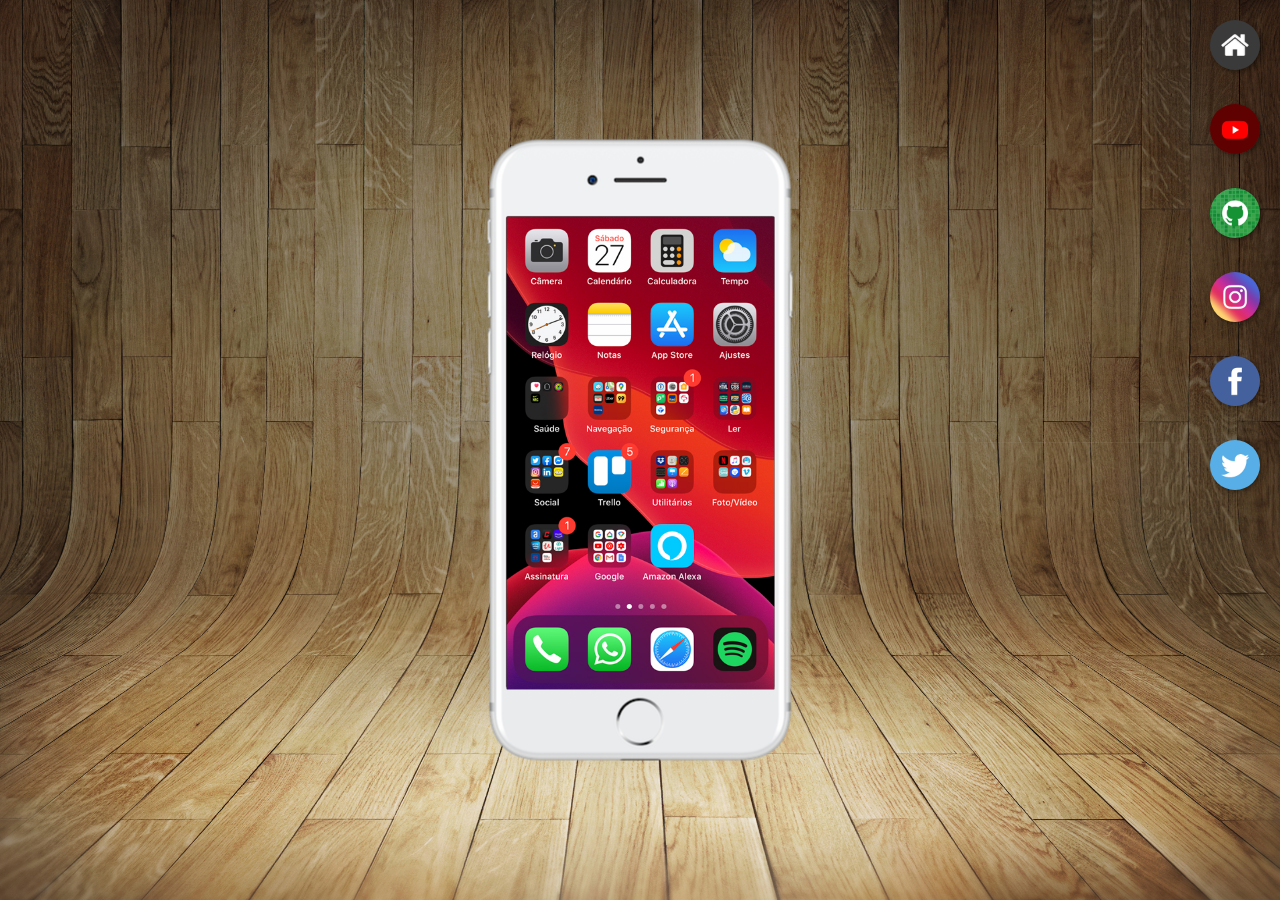
<file: index.html>
<!DOCTYPE html>
<html lang="pt-pt">
<head>
    <meta charset="UTF-8">
    <meta http-equiv="X-UA-Compatible" content="IE=edge">
    <meta name="viewport" content="width=device-width, initial-scale=1.0">
    <title>Projecto Redes Sociais</title>
    <link rel="shortcut icon" href="favicon.ico" type="image/x-icon">
    <link rel="stylesheet" href="estilo/style.css">
</head>
<body>
    <main>
        <section id="telefone">
            <iframe name="tela" id="tela" src="home.html" frameborder="0"></iframe>
        </section>
        <section id="redessociais">
            <a href="home.html" target="tela"><img src="imagens/logo-home.jpg" alt="home"></a><br>
            <a href="youtube.html" target="tela"><img src="imagens/logo-youtube.jpg" alt="youtube"></a><br>
            <a href="github.html" target="tela"><img src="imagens/logo-github.jpg" alt="github"></a><br>
            <a href="instagram.html" target="tela"><img src="imagens/logo-instagram.jpg" alt="instagram"></a><br>
            <a href="facebook.html" target="tela"><img src="imagens/logo-facebook.jpg" alt="logo-facebook"></a><br>
            <a href="twitter.html" target="tela"><img src="imagens/logo-twitter.jpg" alt="logo-twitter"></a><br>
        </section>
    </main>
</body>
</html>
</file>
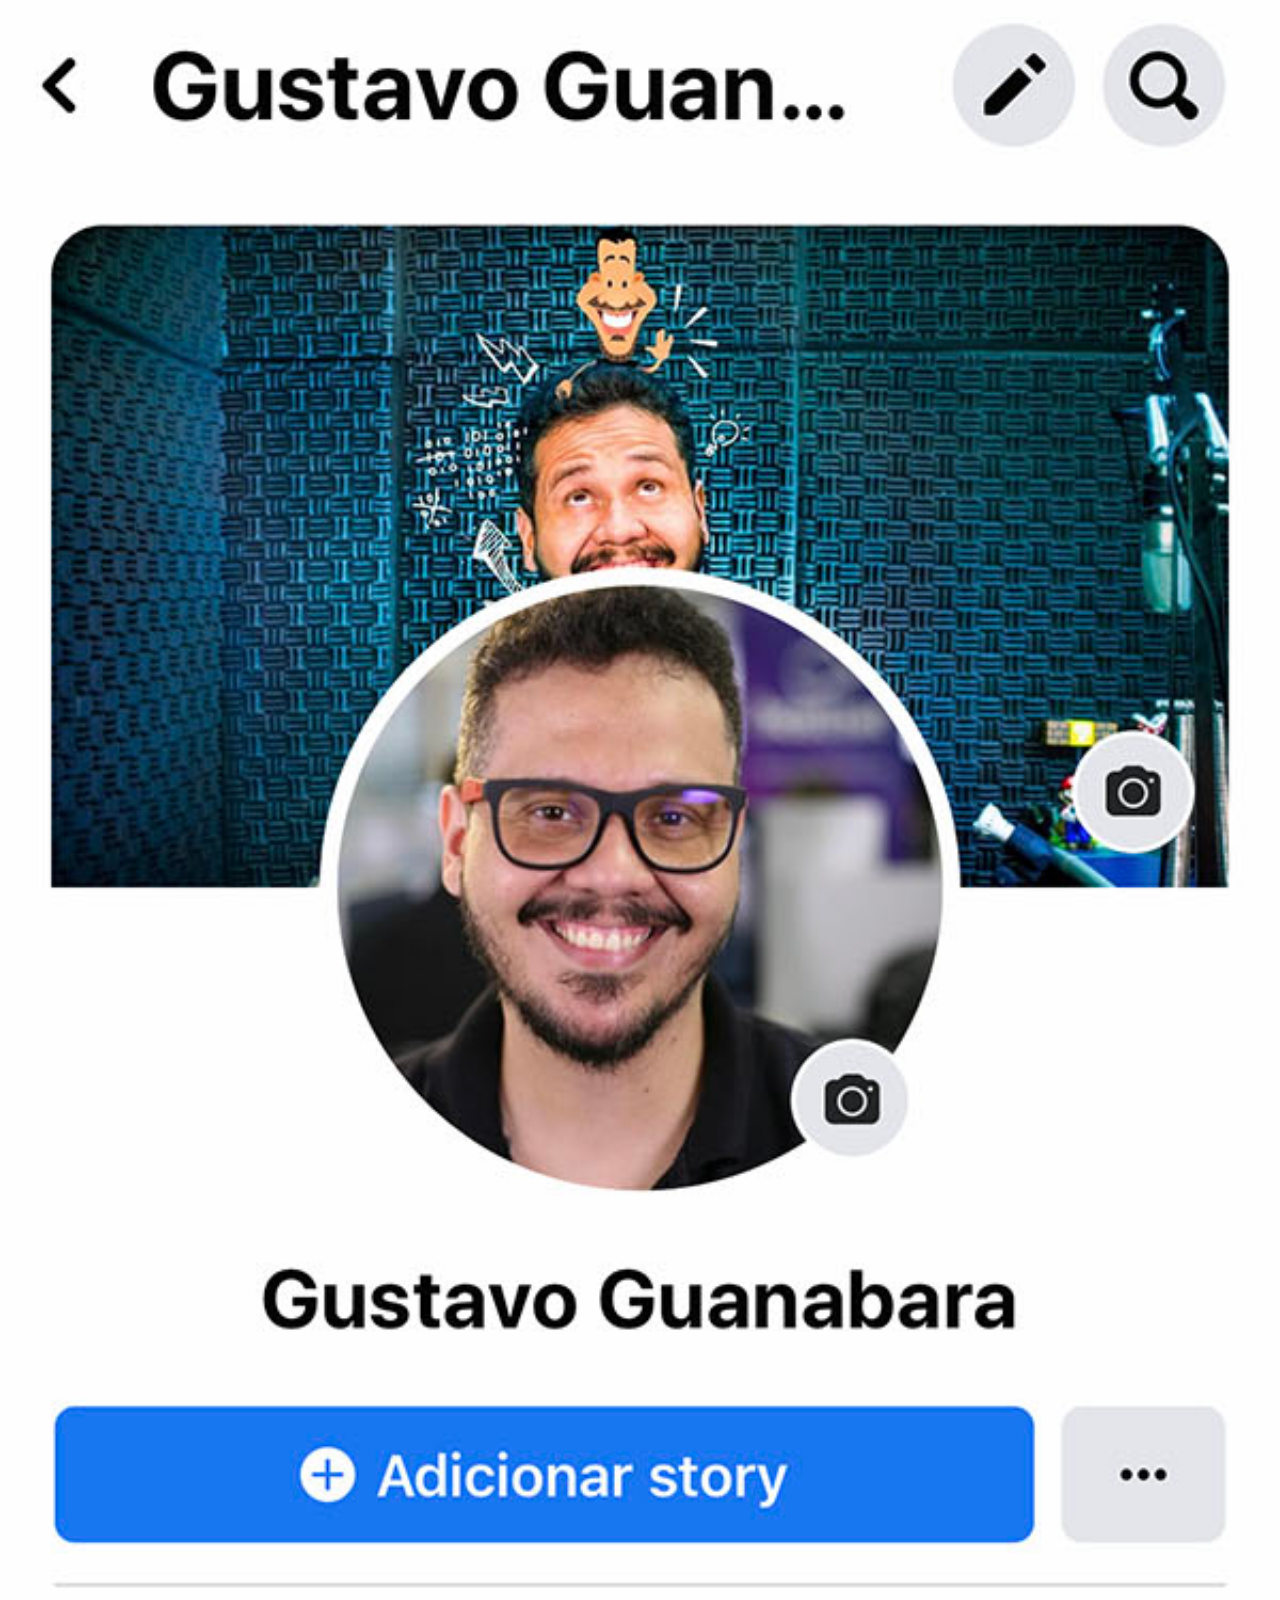
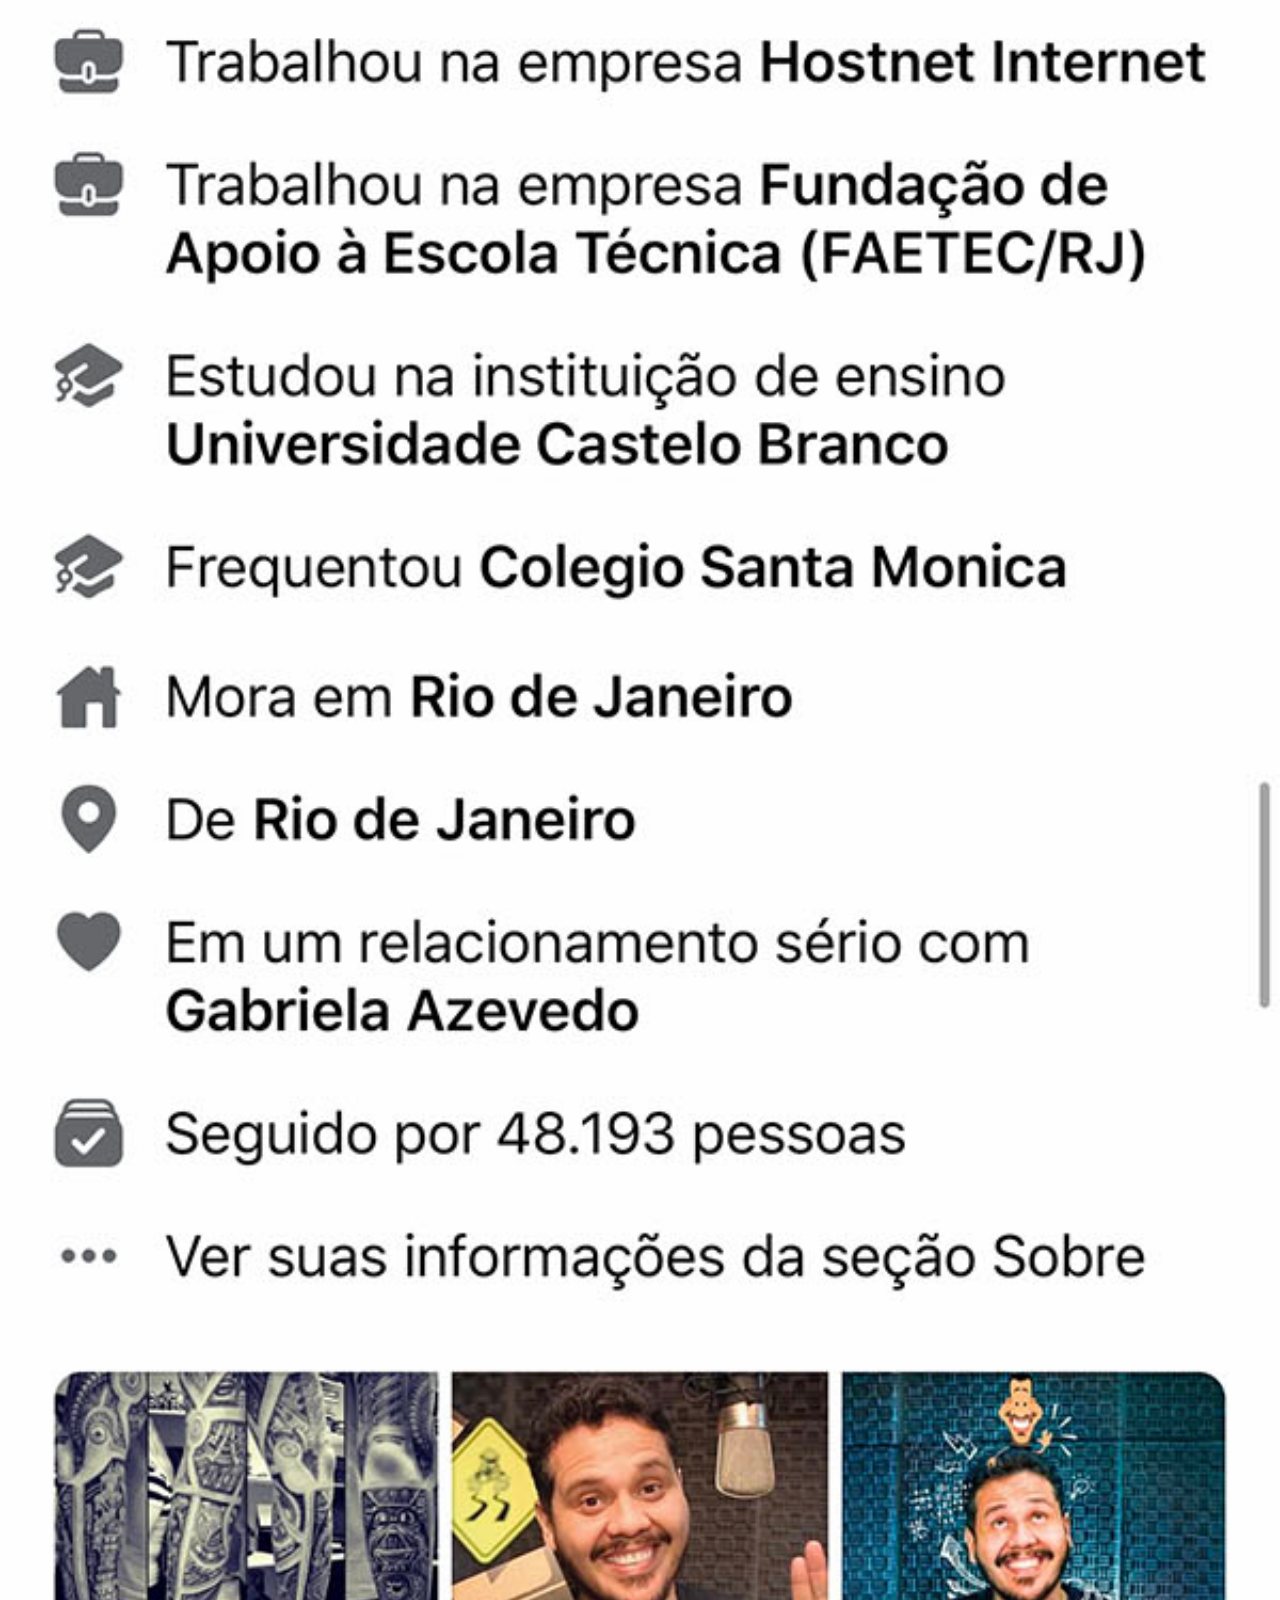
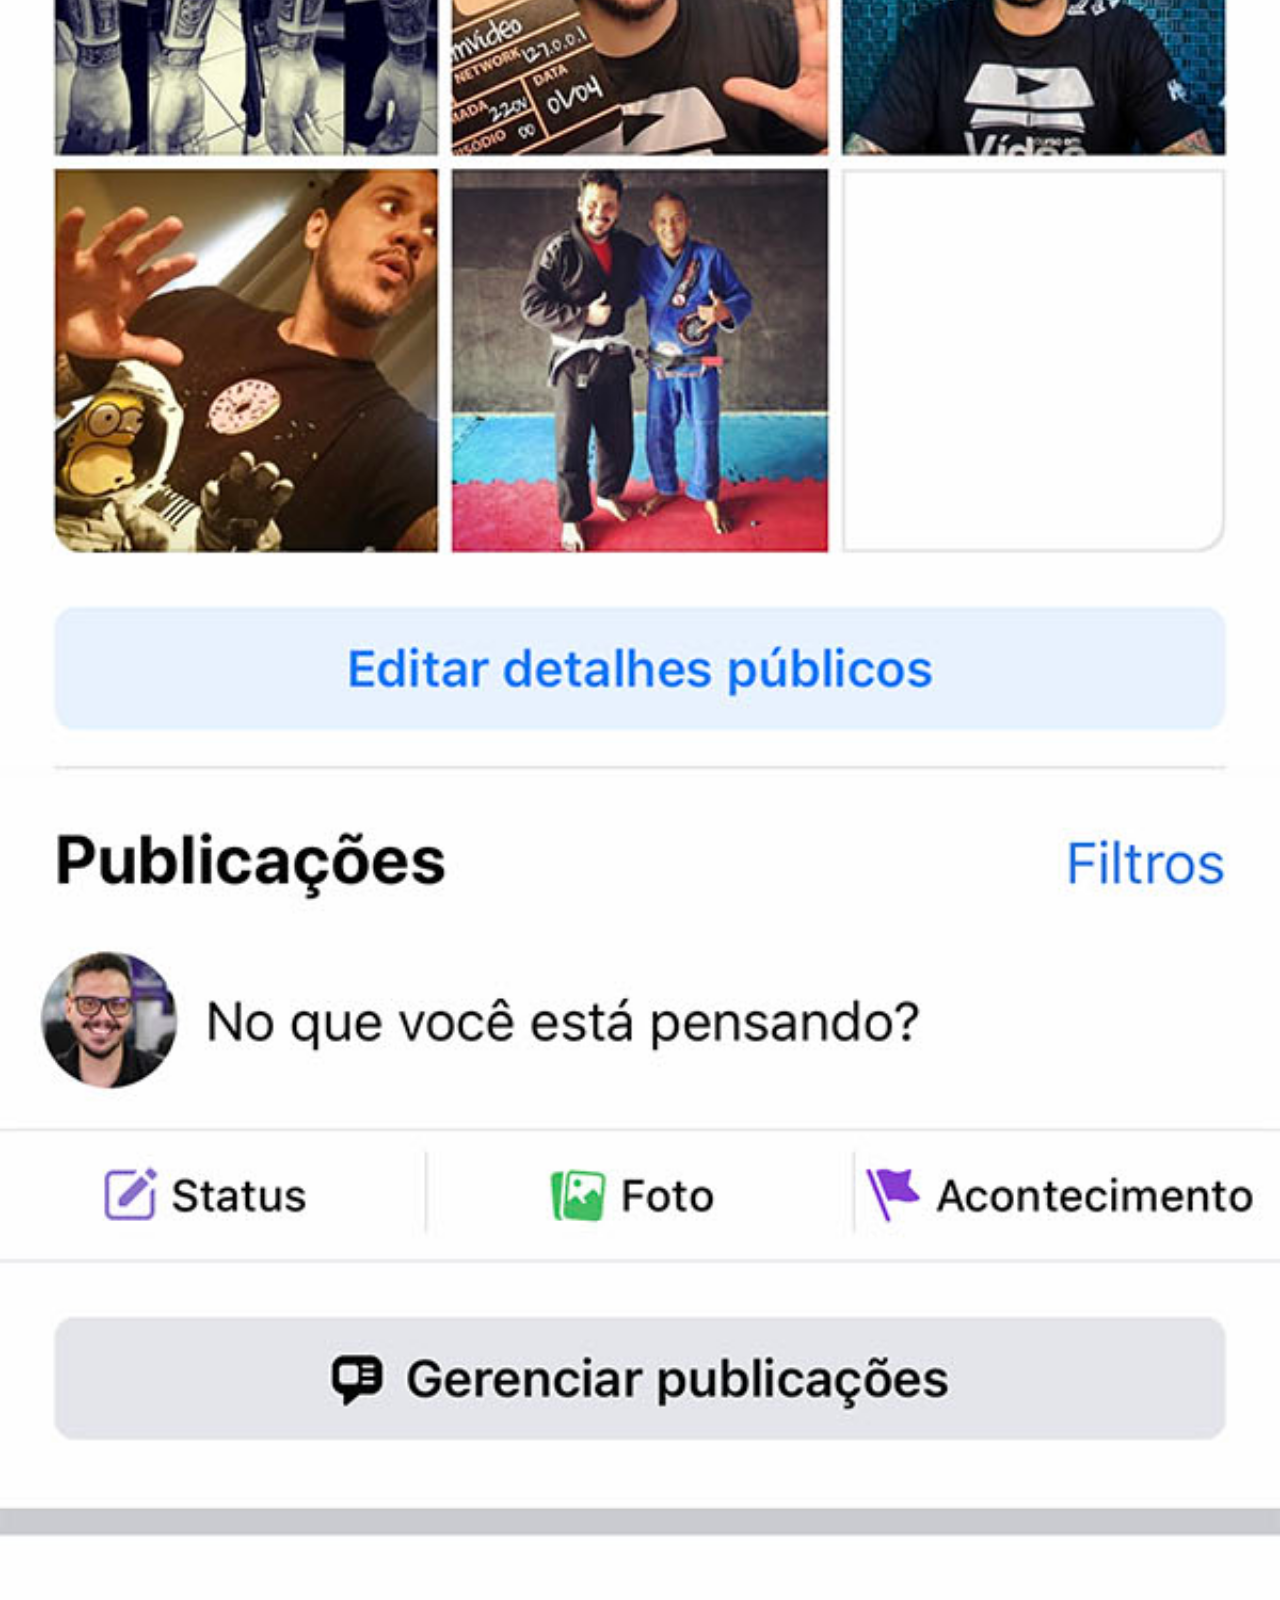
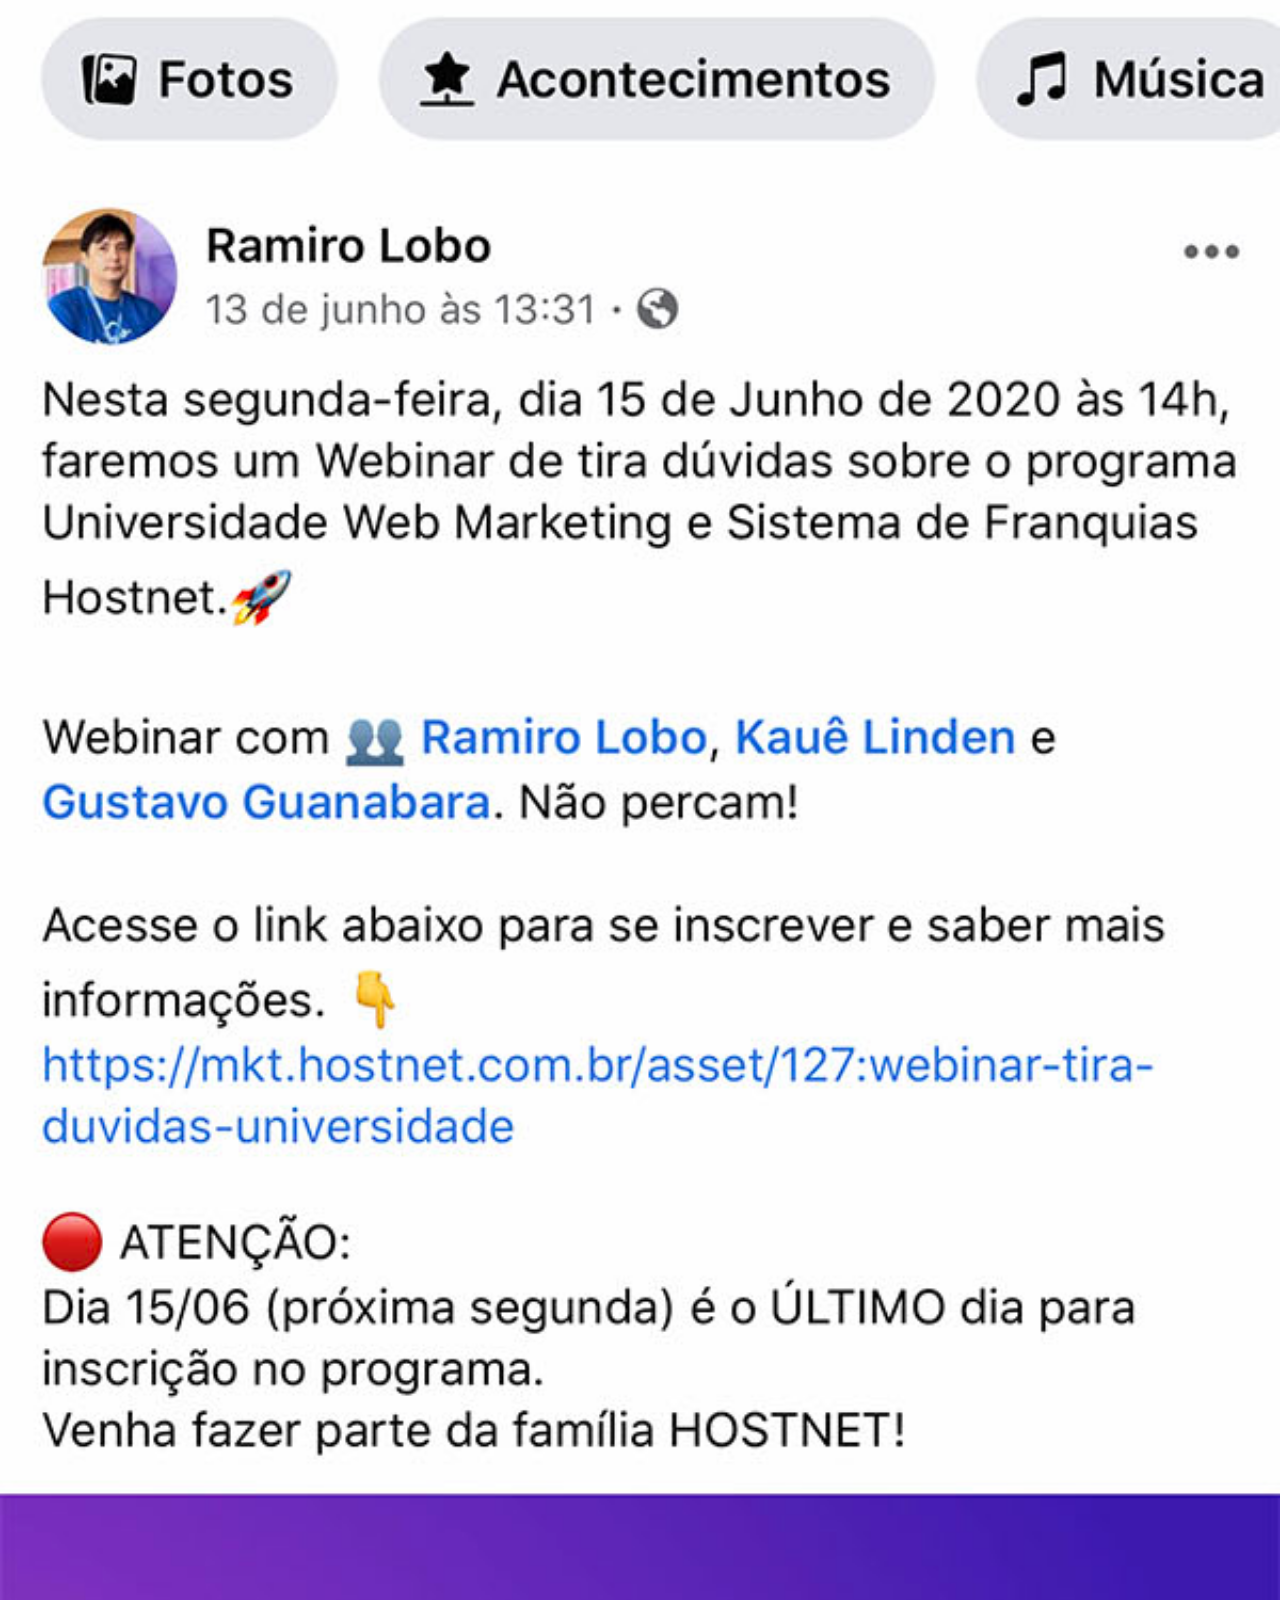
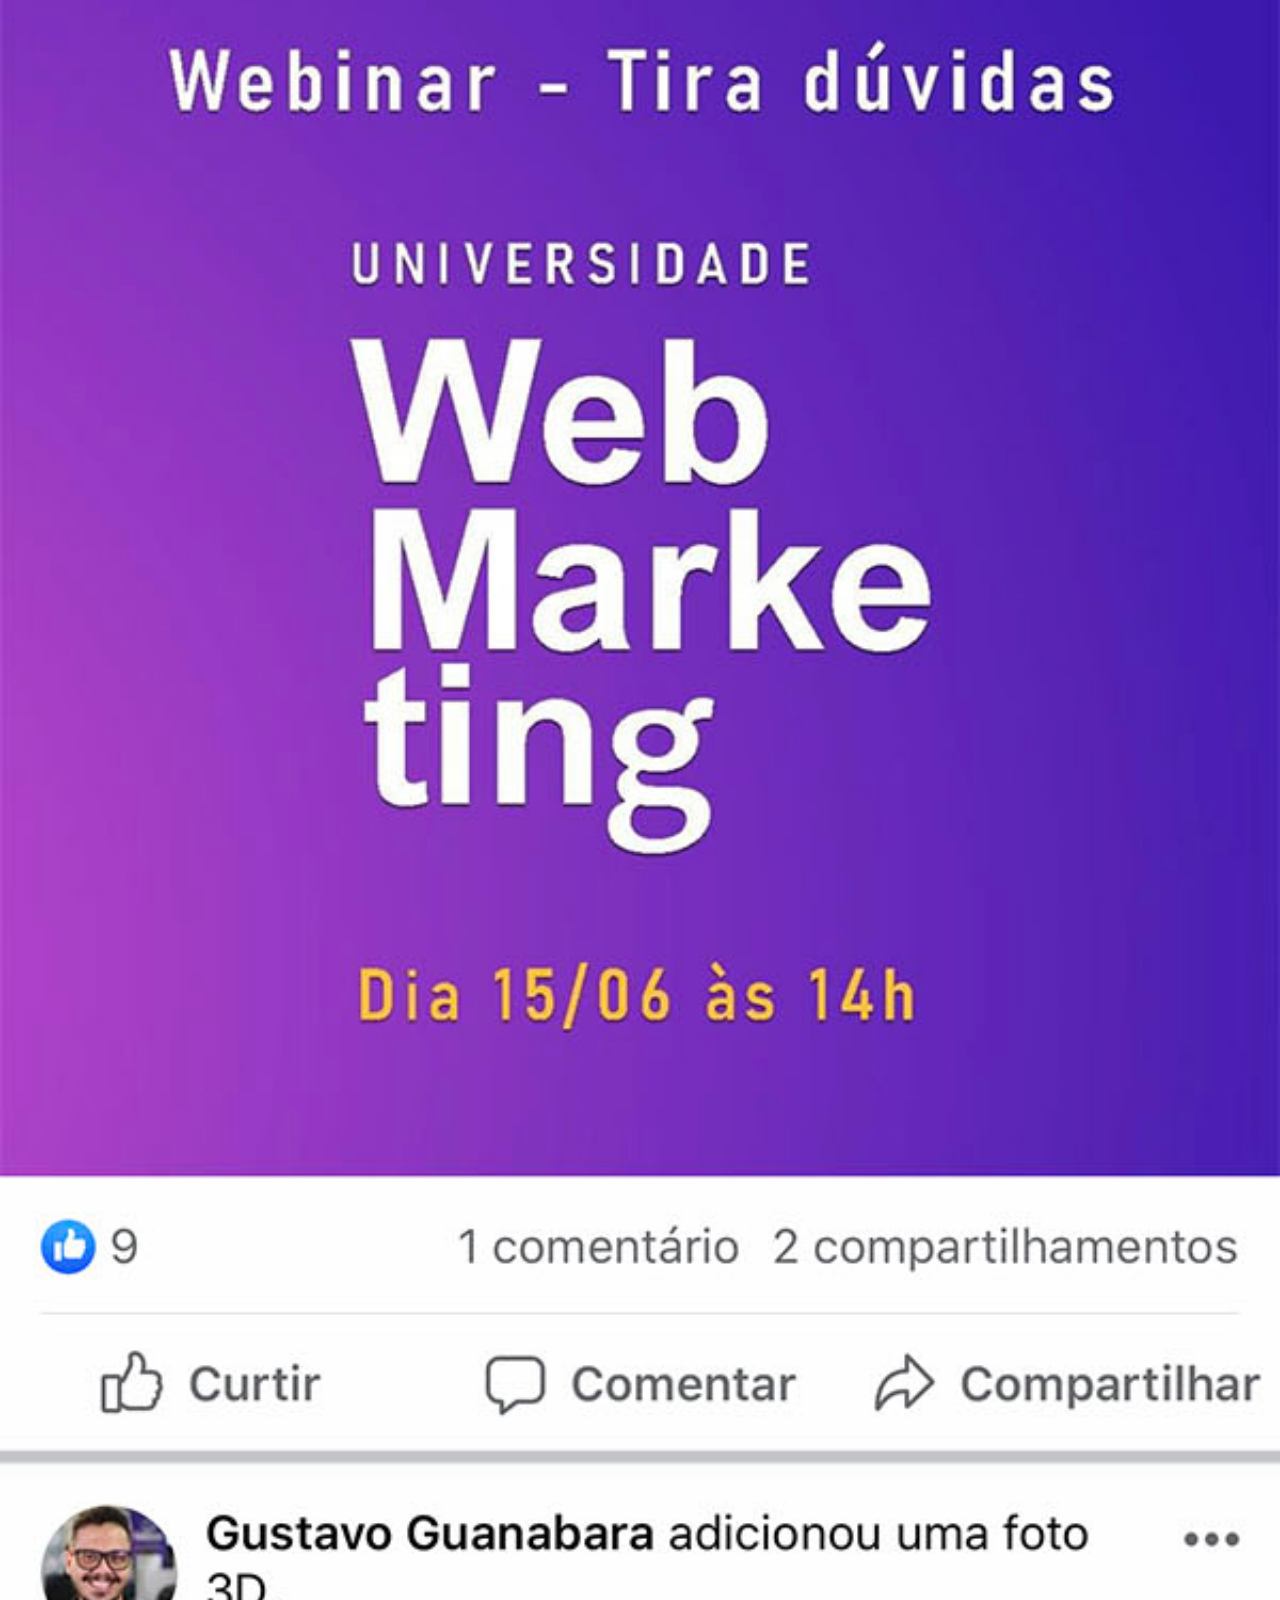
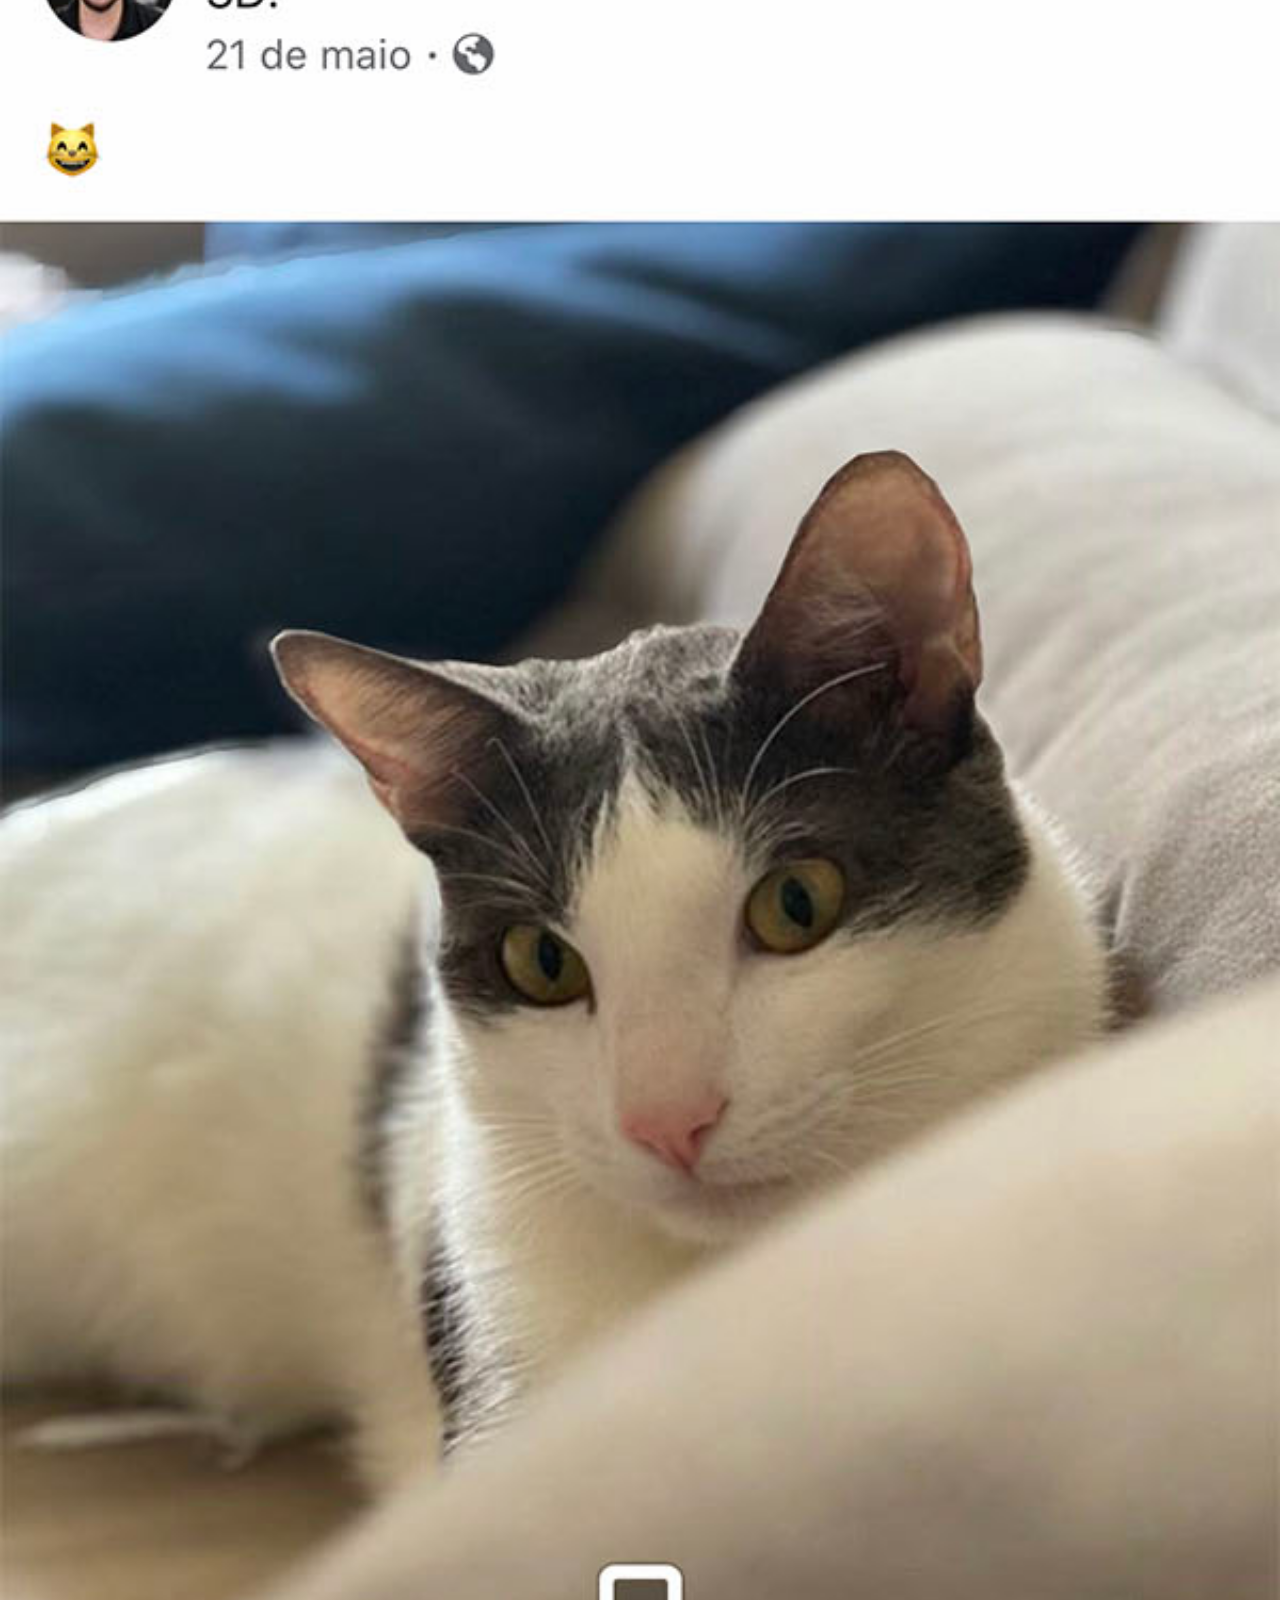
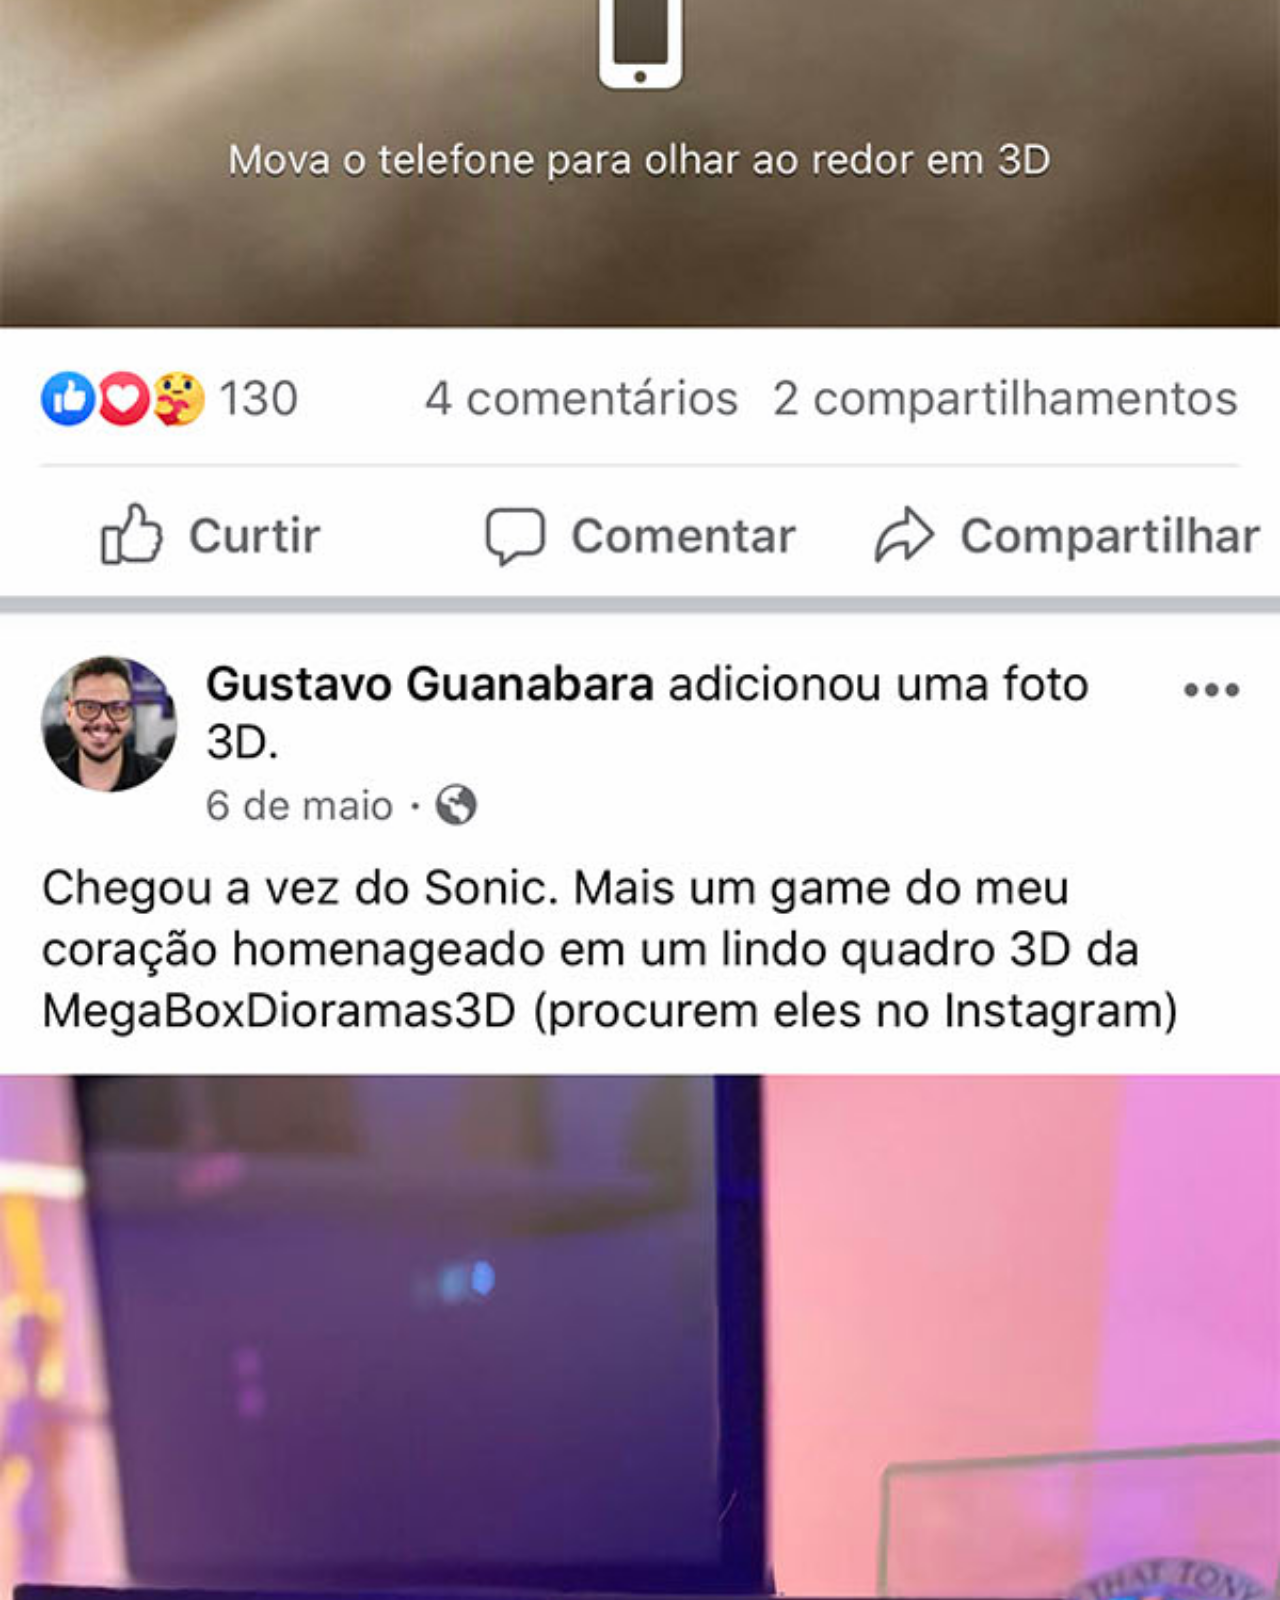
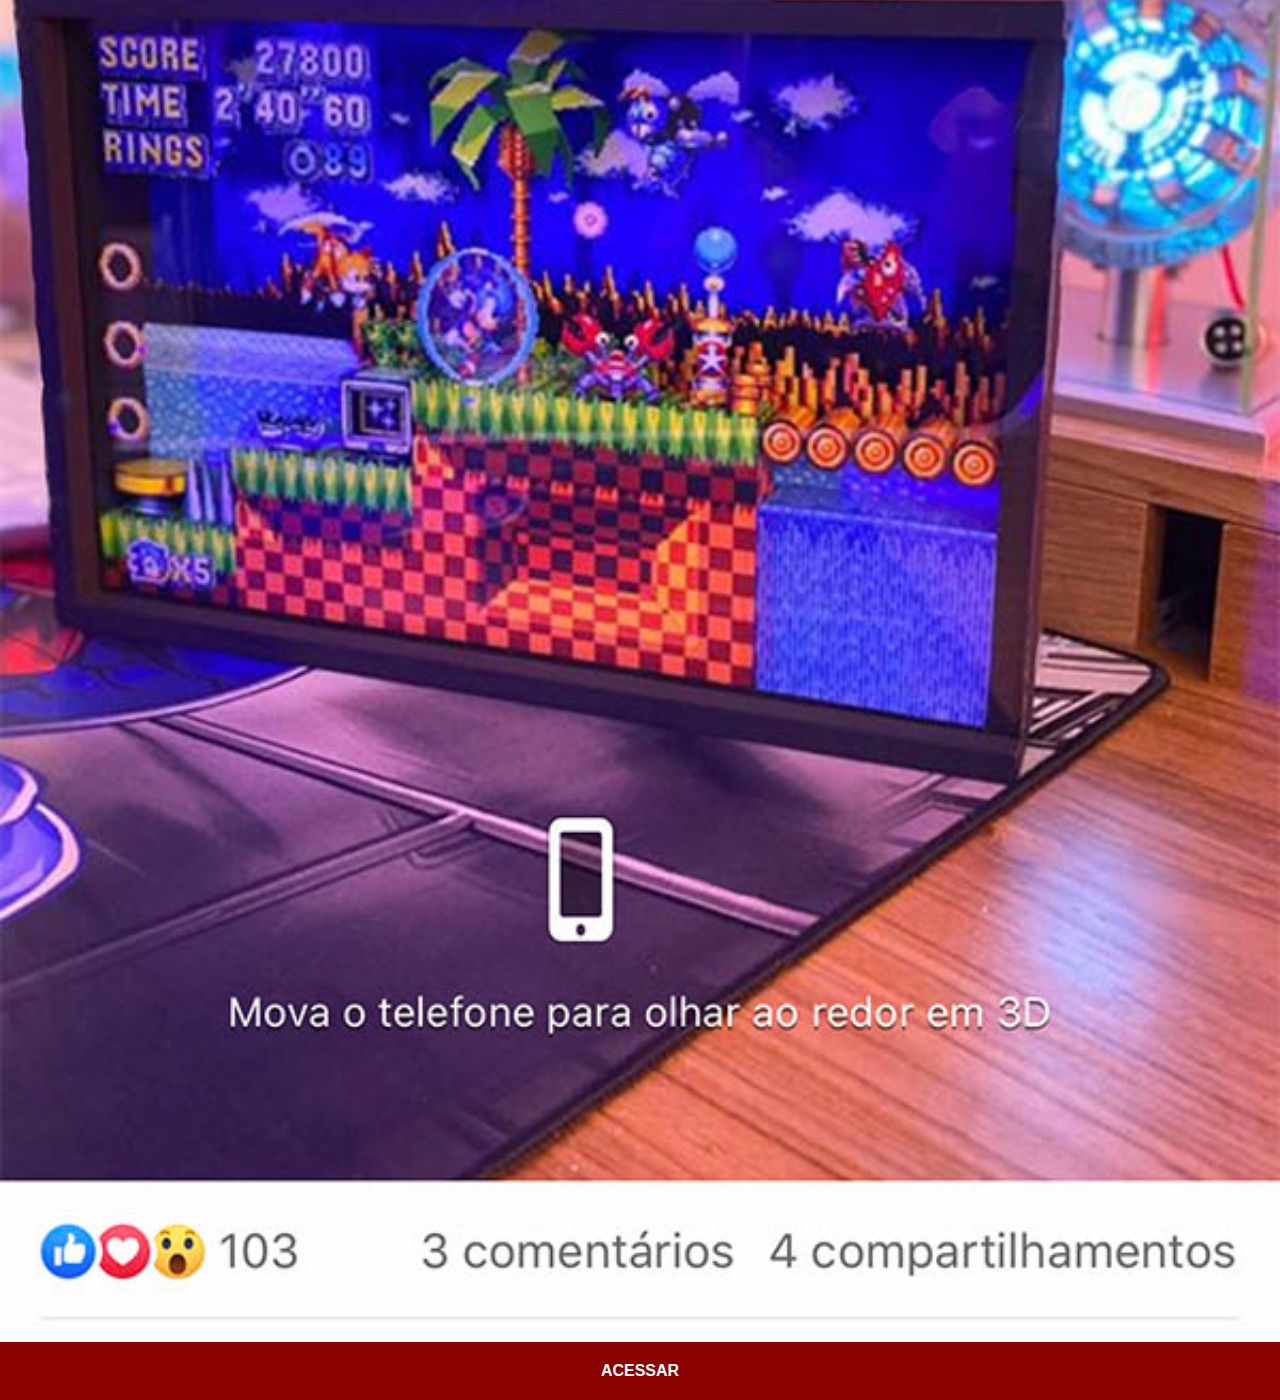
<file: facebook.html>
<!DOCTYPE html>
<html lang="pt-pt">
<head>
    <meta charset="UTF-8">
    <meta http-equiv="X-UA-Compatible" content="IE=edge">
    <meta name="viewport" content="width=device-width, initial-scale=1.0">
    <title>Facebook</title>
    <link rel="stylesheet" href="estilo/social.css">
</head>
<body>
    <img src="imagens/tela-facebook.jpg" alt="Facebook">
    <a href="https://www.facebook.com/cursoemvideo" target="_blank"> ACESSAR</a>
</body>
</html>
</file>
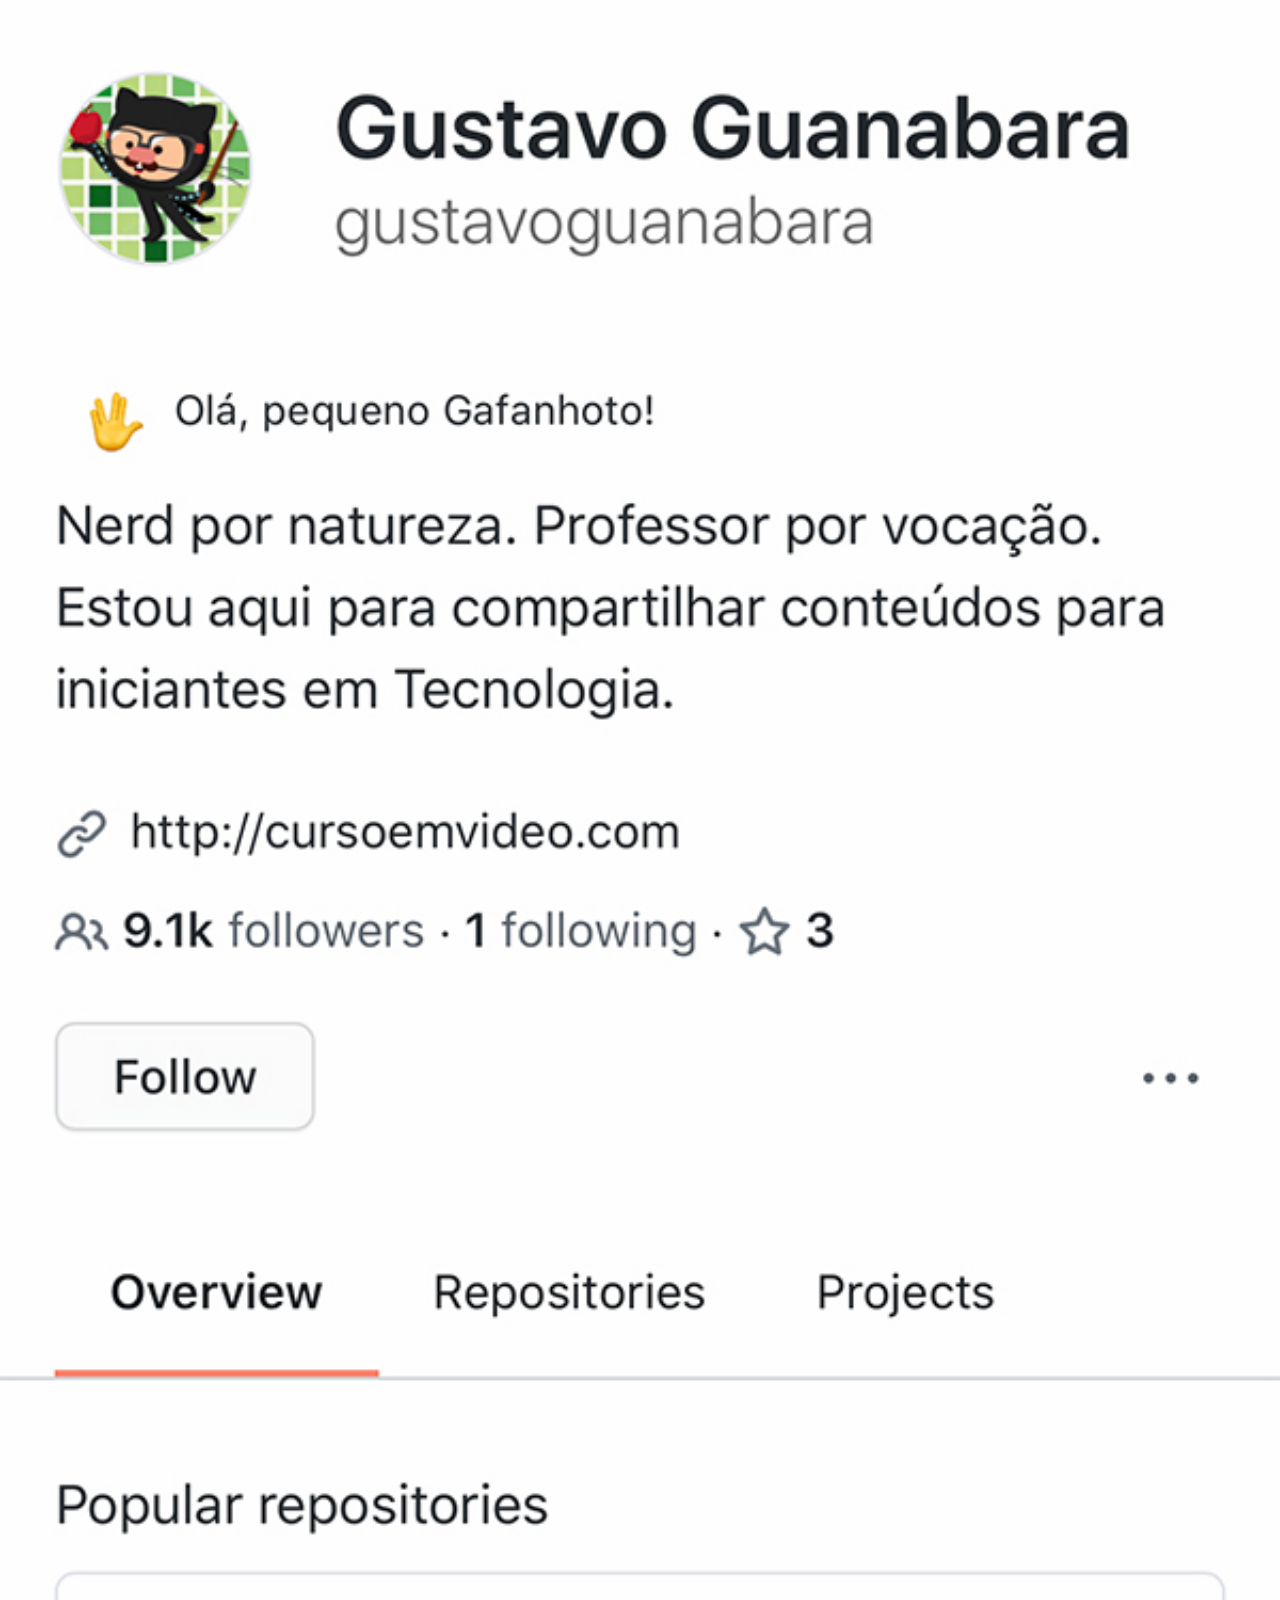
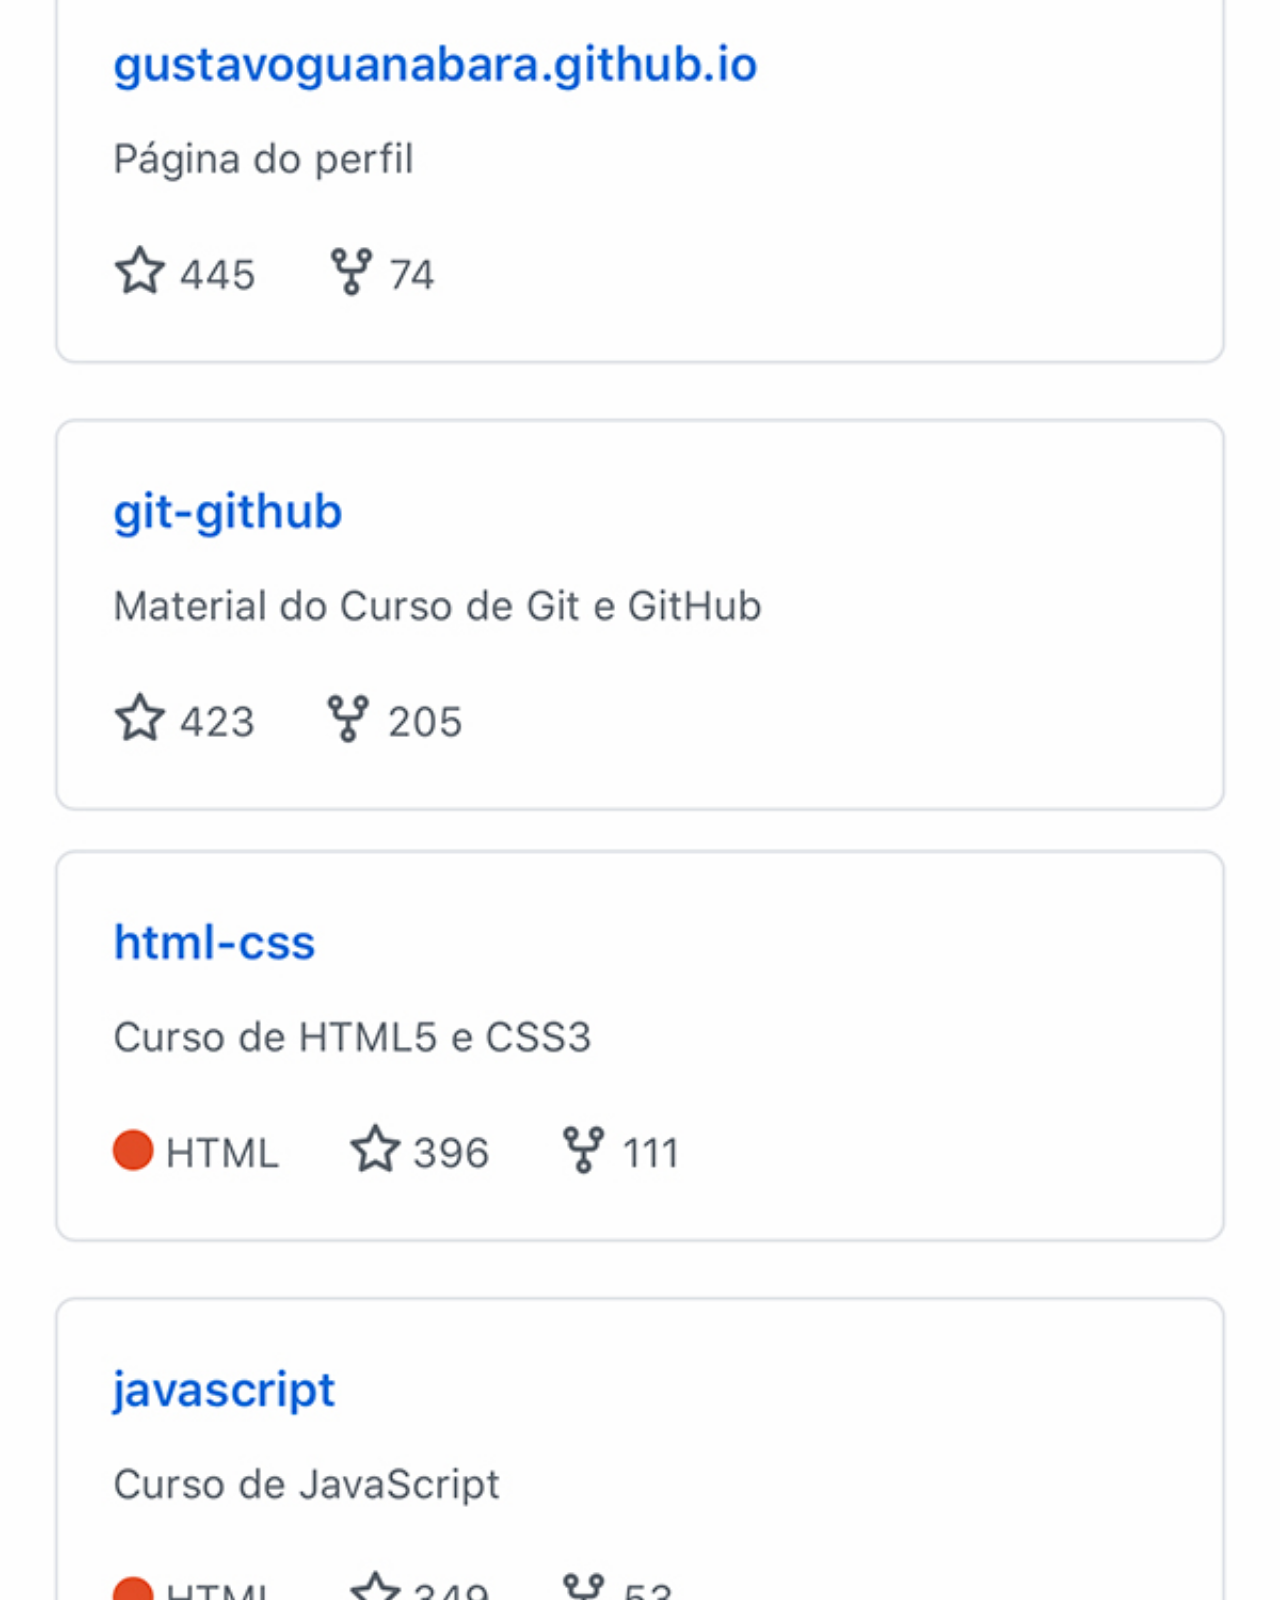
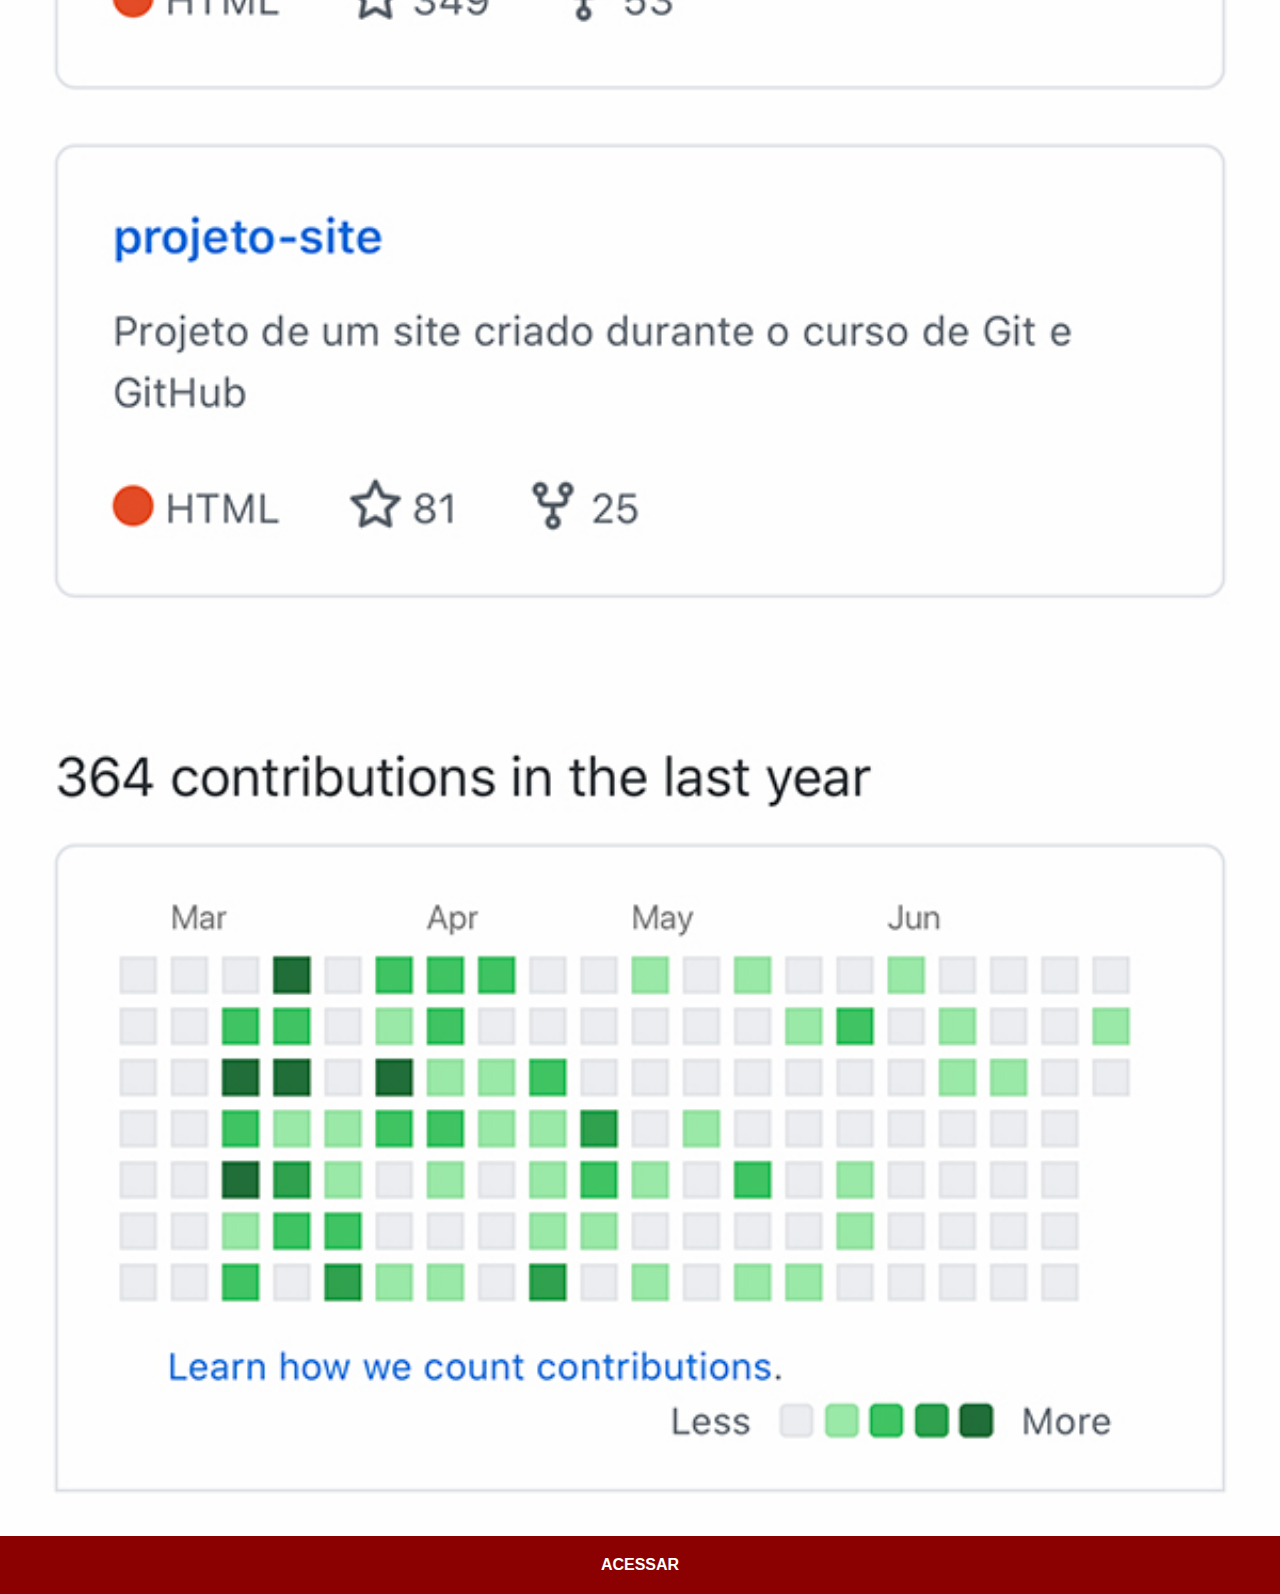
<file: github.html>
<!DOCTYPE html>
<html lang="pt-pt">
<head>
    <meta charset="UTF-8">
    <meta http-equiv="X-UA-Compatible" content="IE=edge">
    <meta name="viewport" content="width=device-width, initial-scale=1.0">
    <title>Github</title>
    <link rel="stylesheet" href="estilo/social.css">
</head>
<body>
    <img src="imagens/tela-github.jpg" alt="Github">
    <a href="https://www.github.io/cursoemvideo" target="_blank"> ACESSAR</a>
</body>
</html>
</file>
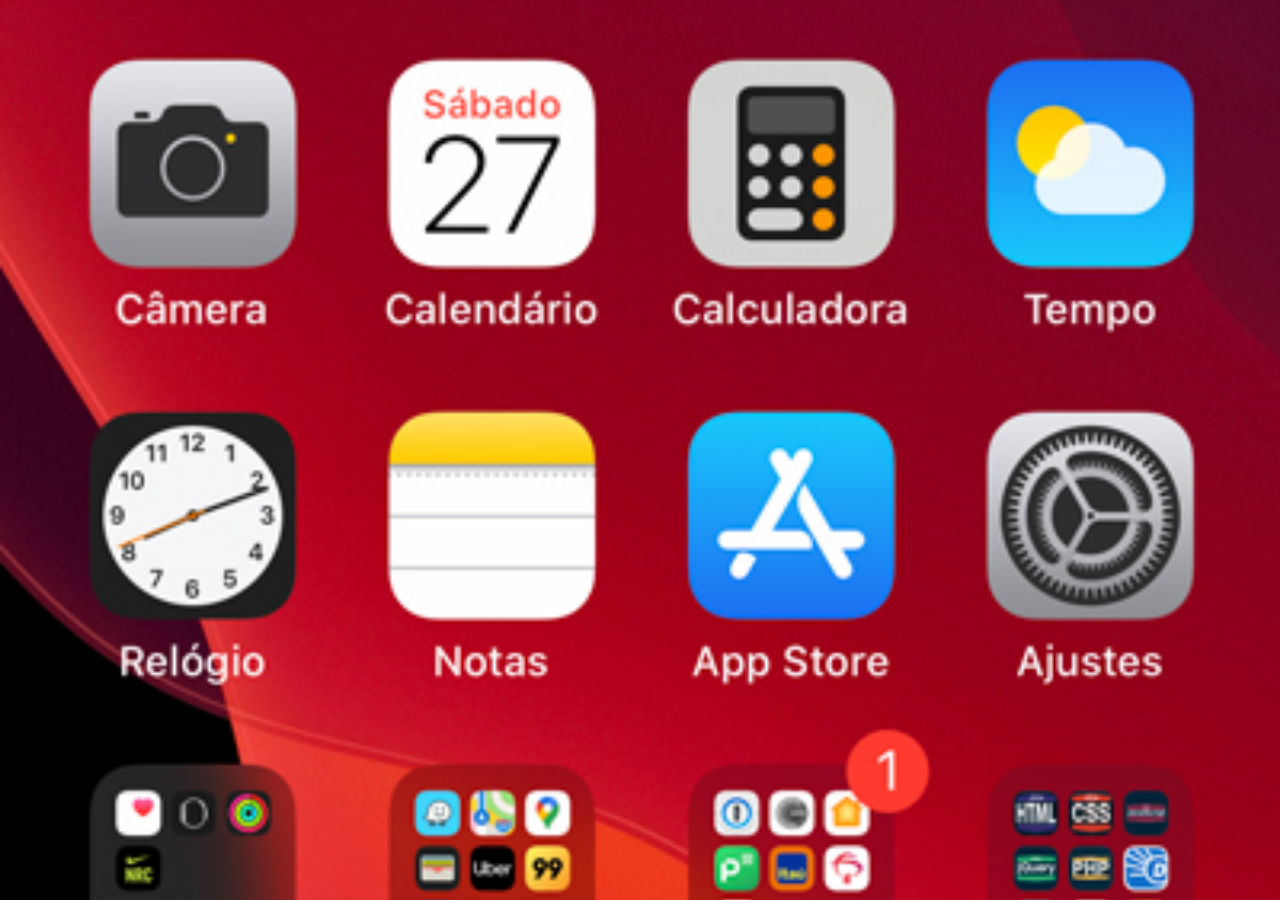
<file: home.html>
<!DOCTYPE html>
<html lang="pt-pt">
<head>
    <meta charset="UTF-8">
    <meta http-equiv="X-UA-Compatible" content="IE=edge">
    <meta name="viewport" content="width=device-width, initial-scale=1.0">
    <title>home</title>
    <link rel="shortcut icon" href="favicon.ico" type="image/x-icon">

    <style>
        *{
            margin: 0px;
            padding: 0px;
        }

        body{
            width: 100vw;
            height: 100vh;
            background: black url('imagens/tela-home.jpg') no-repeat top center;
            background-size: cover;
        }
    </style>
</head>
<body>

</body>
</html>
</file>
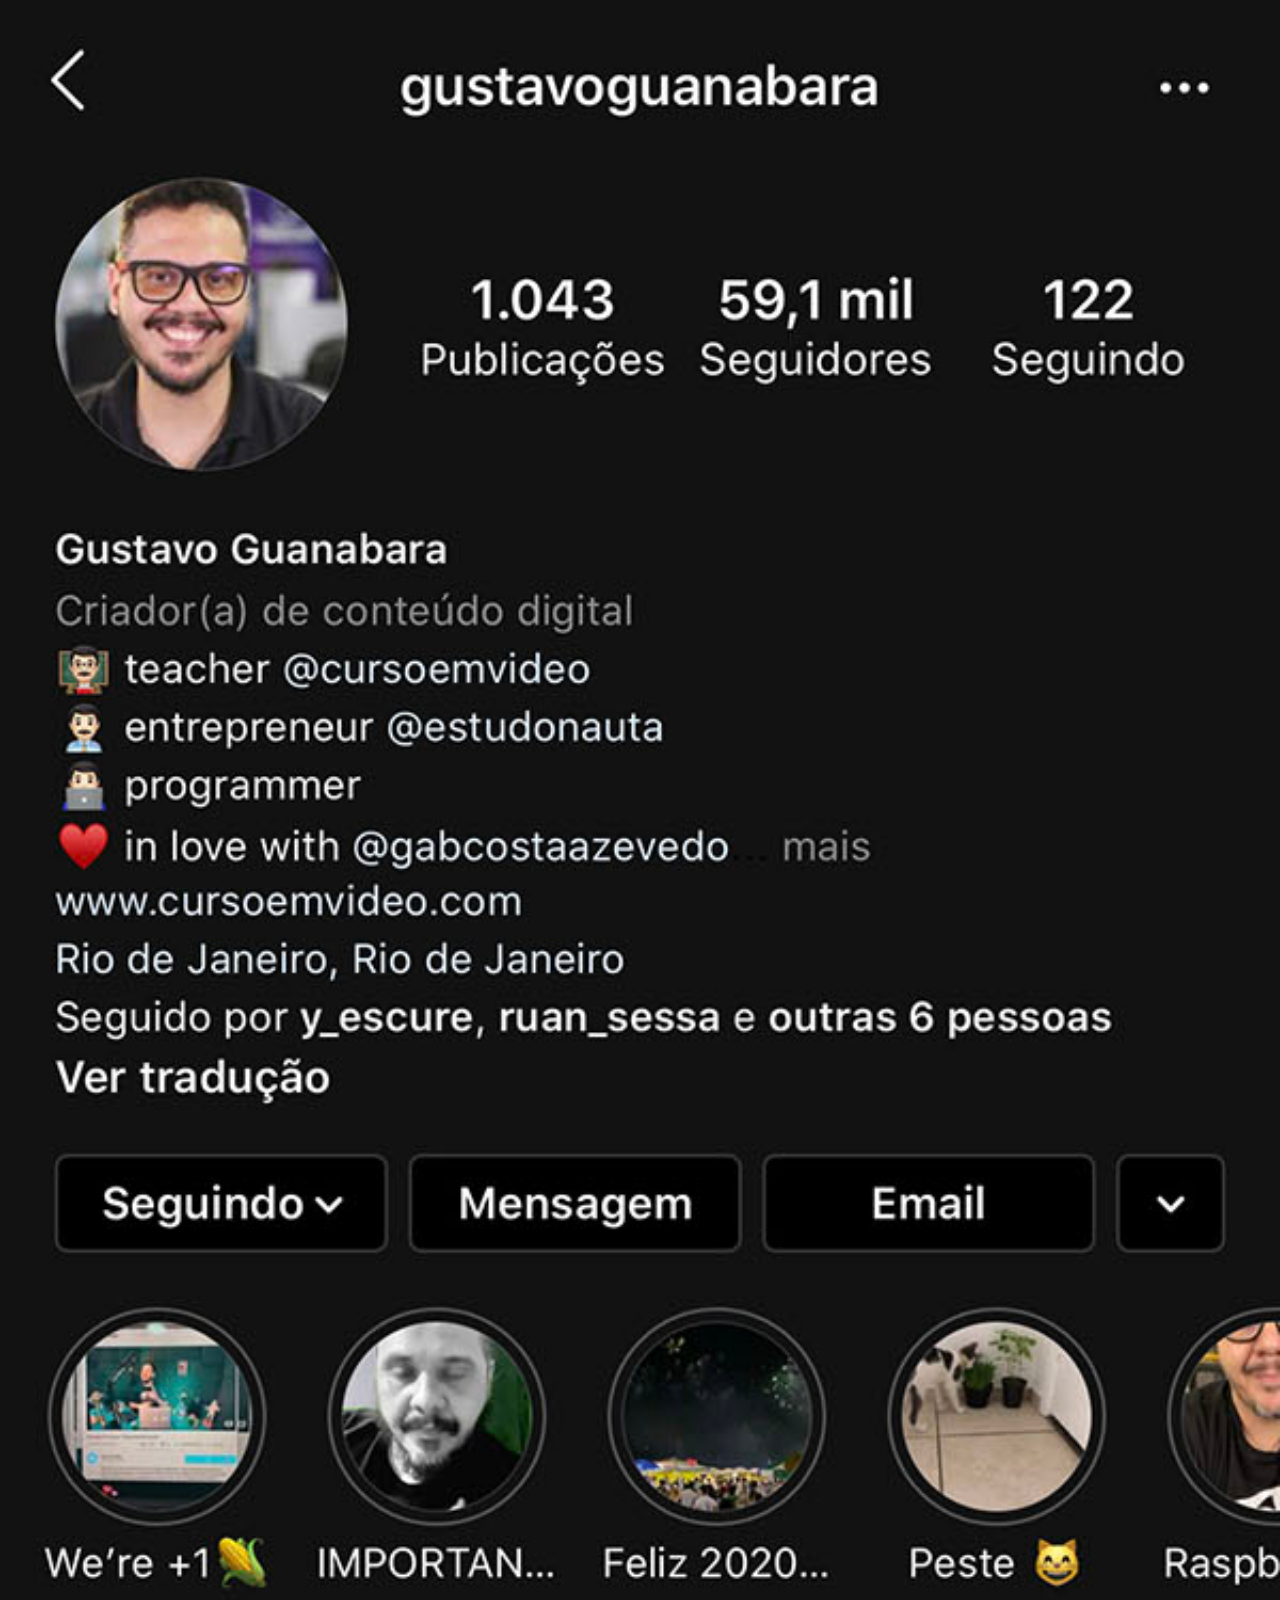
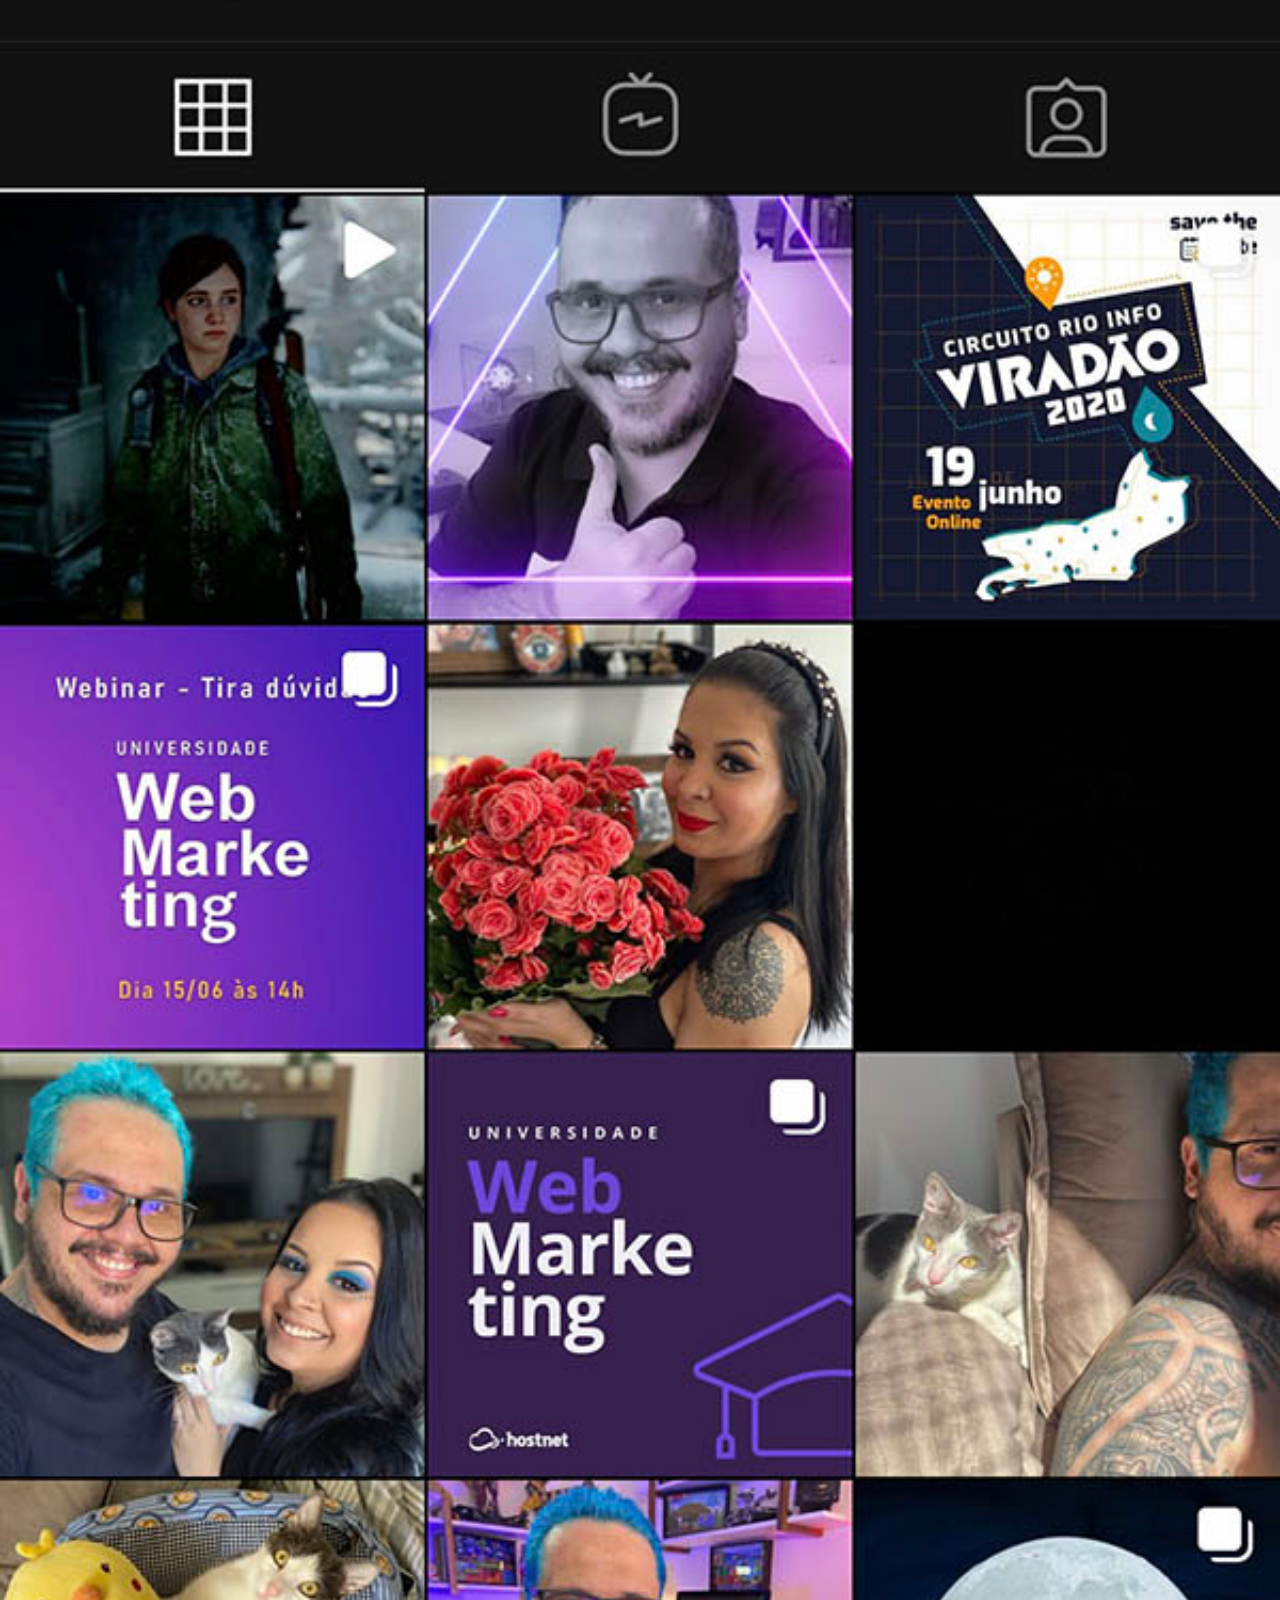
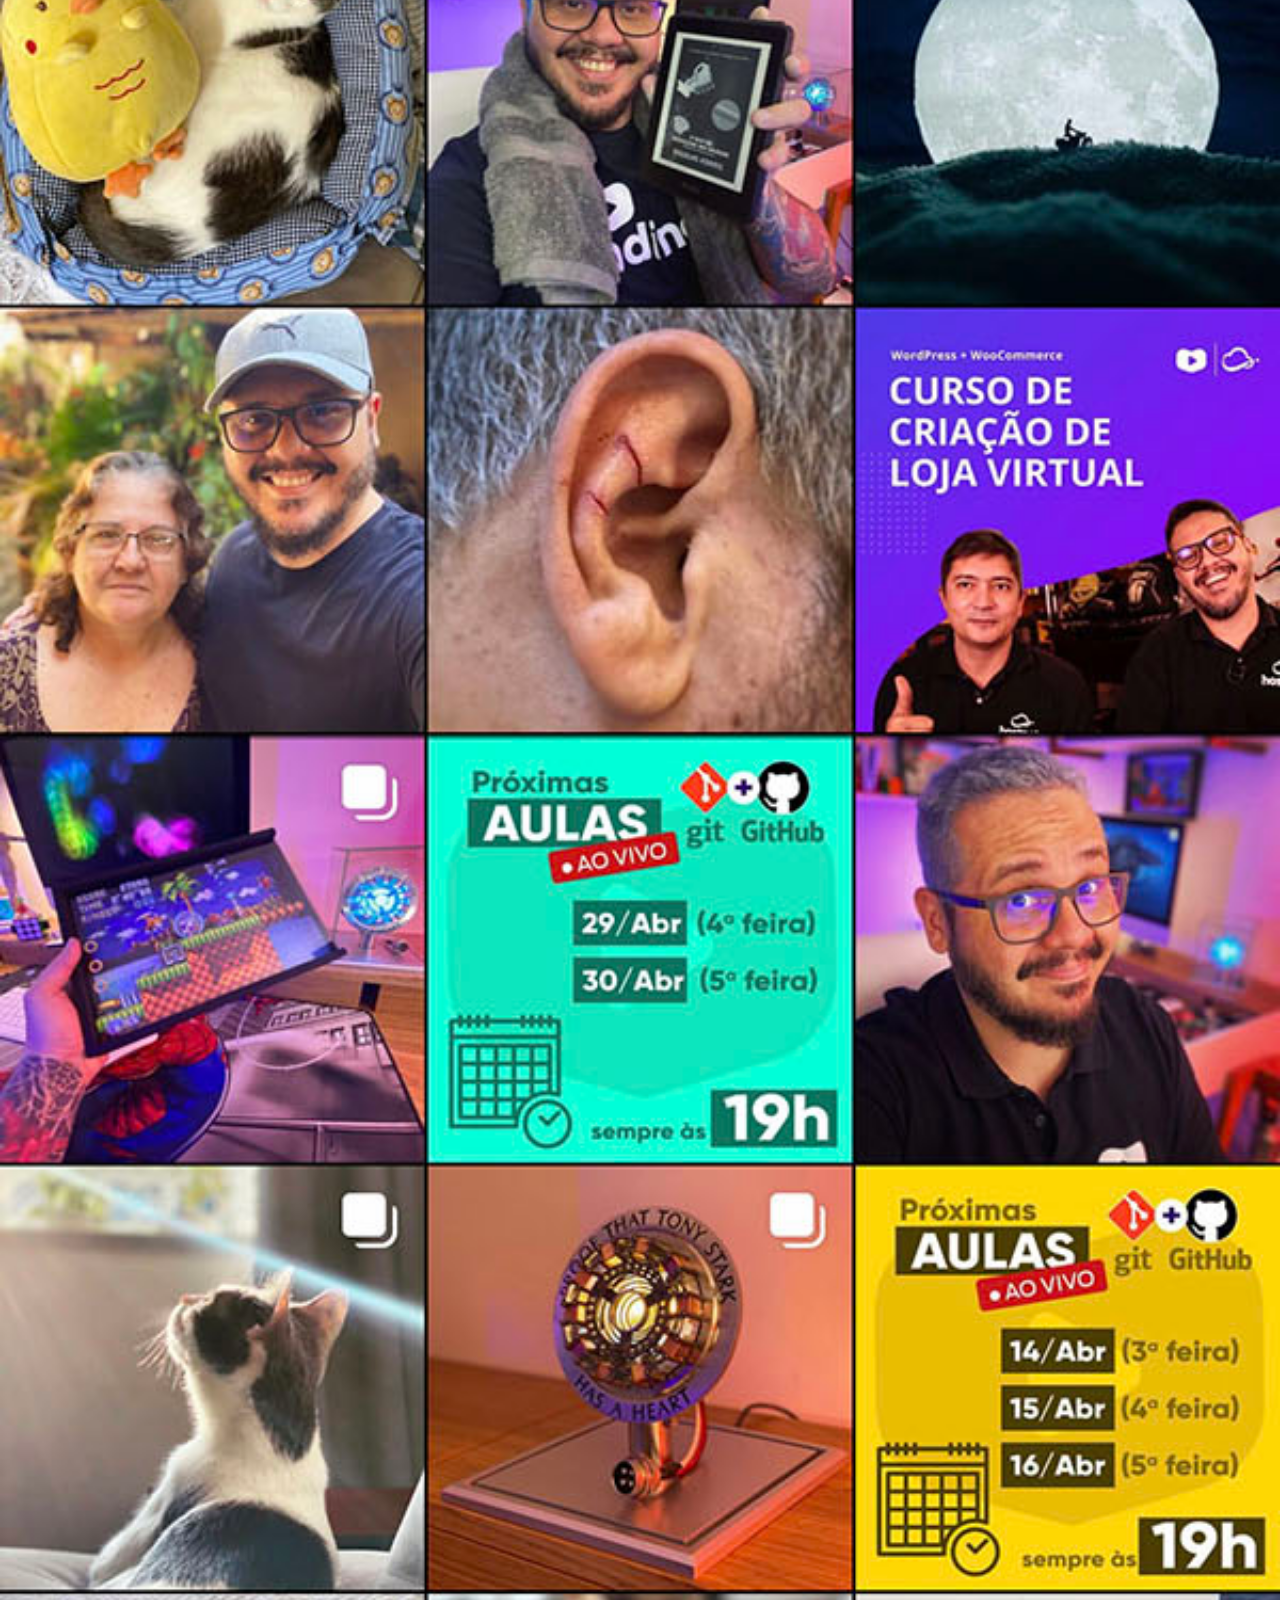
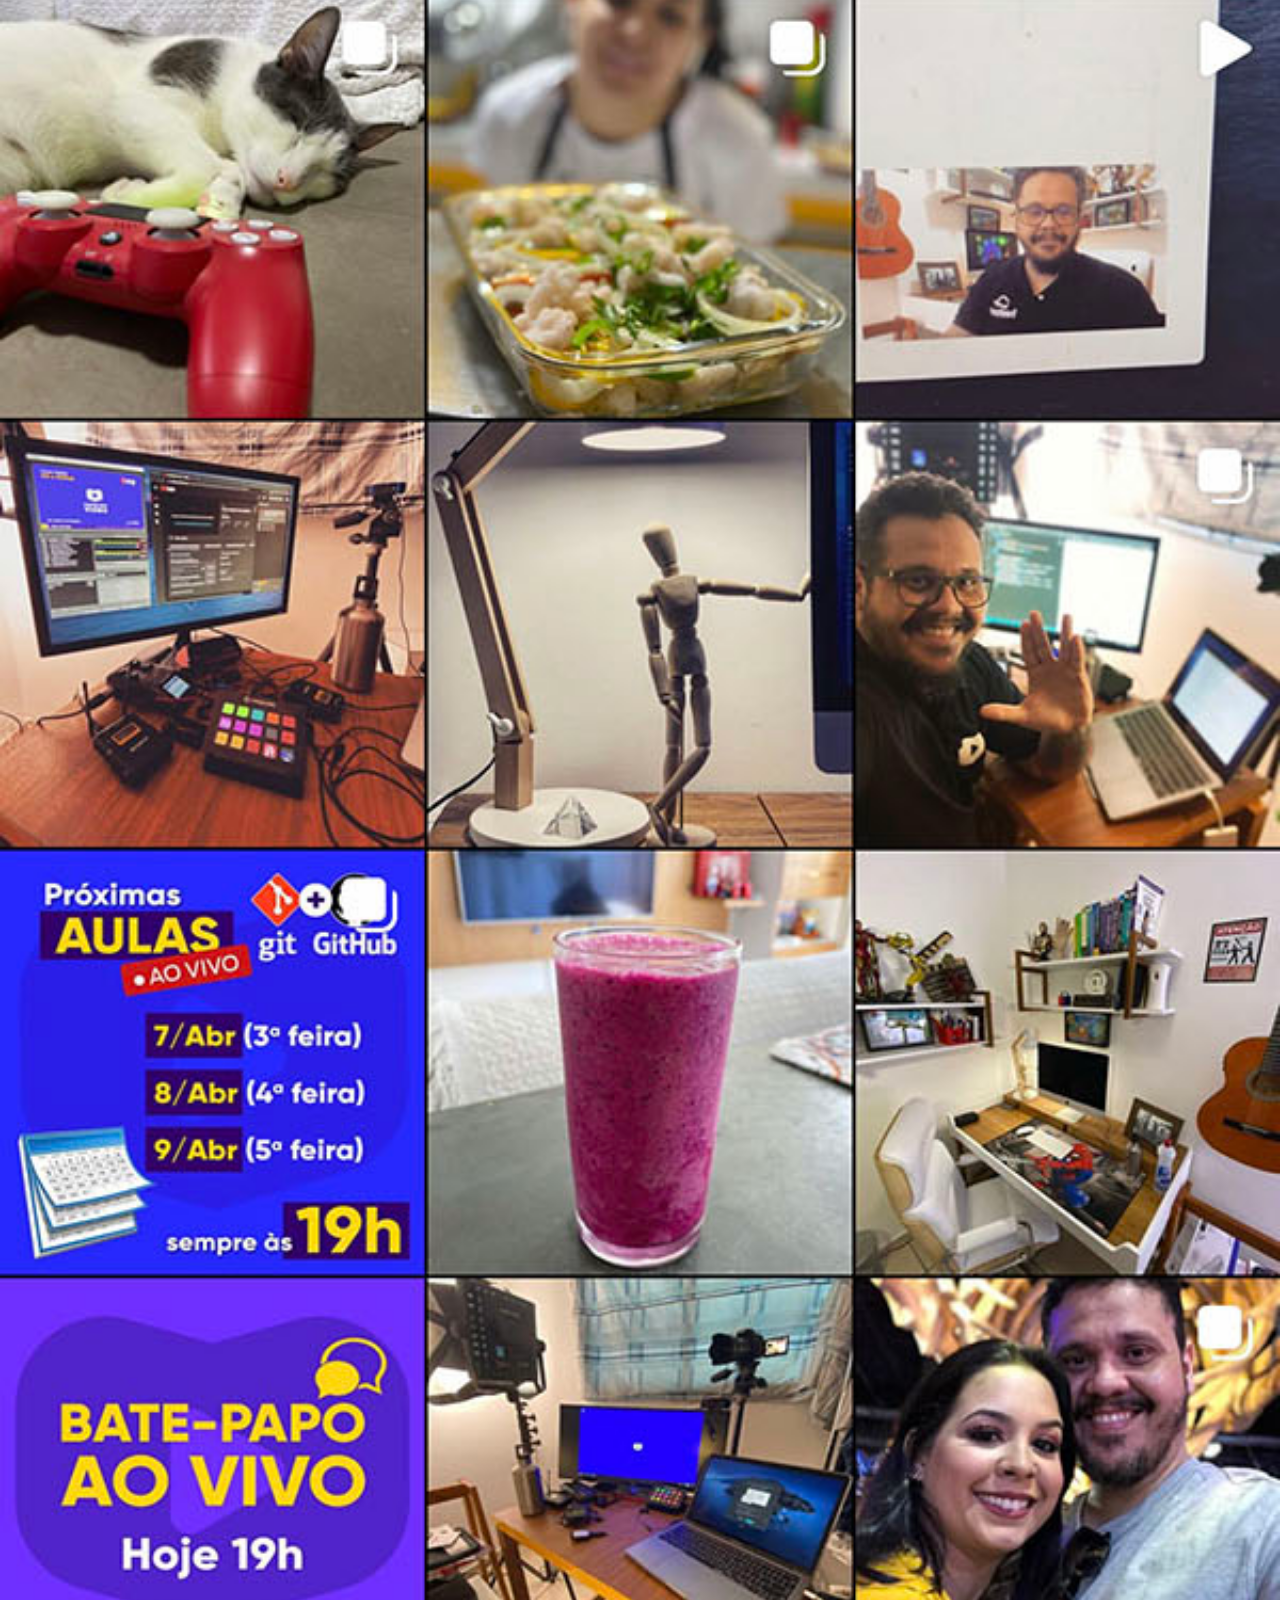
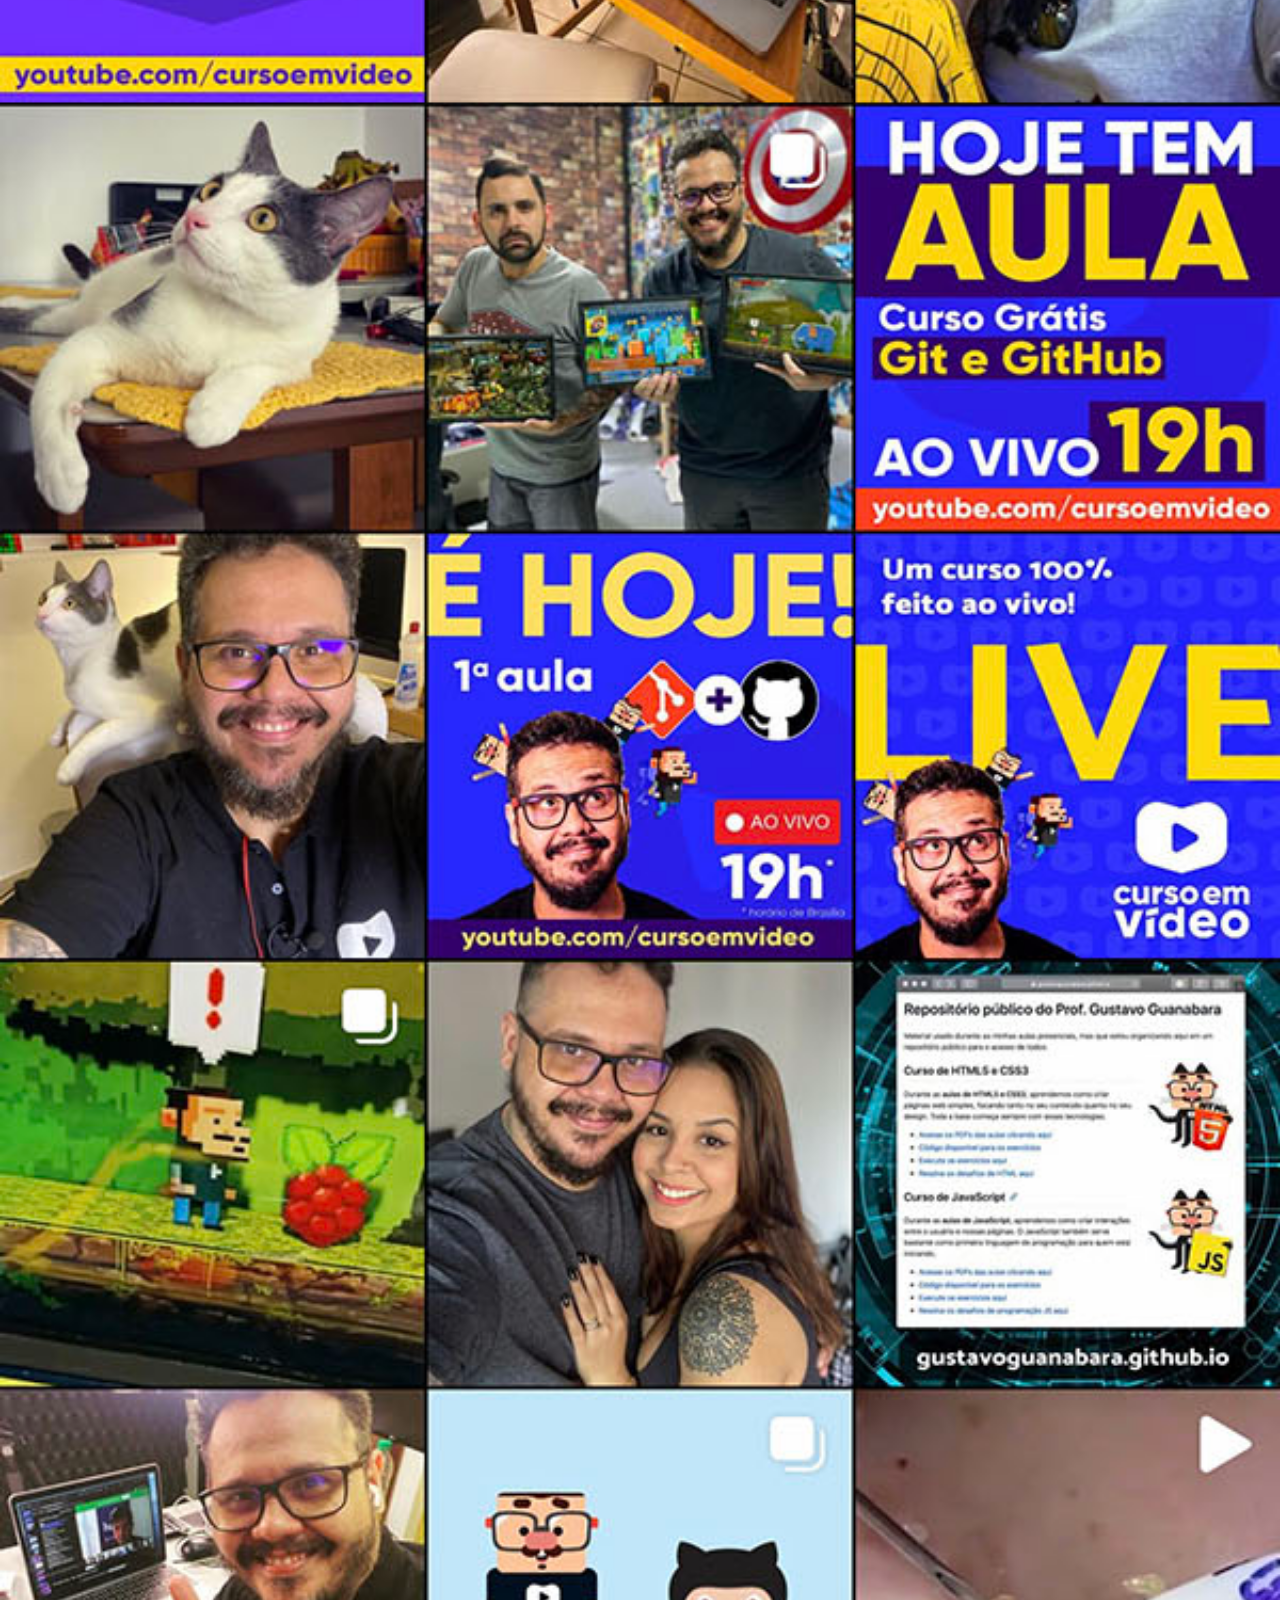
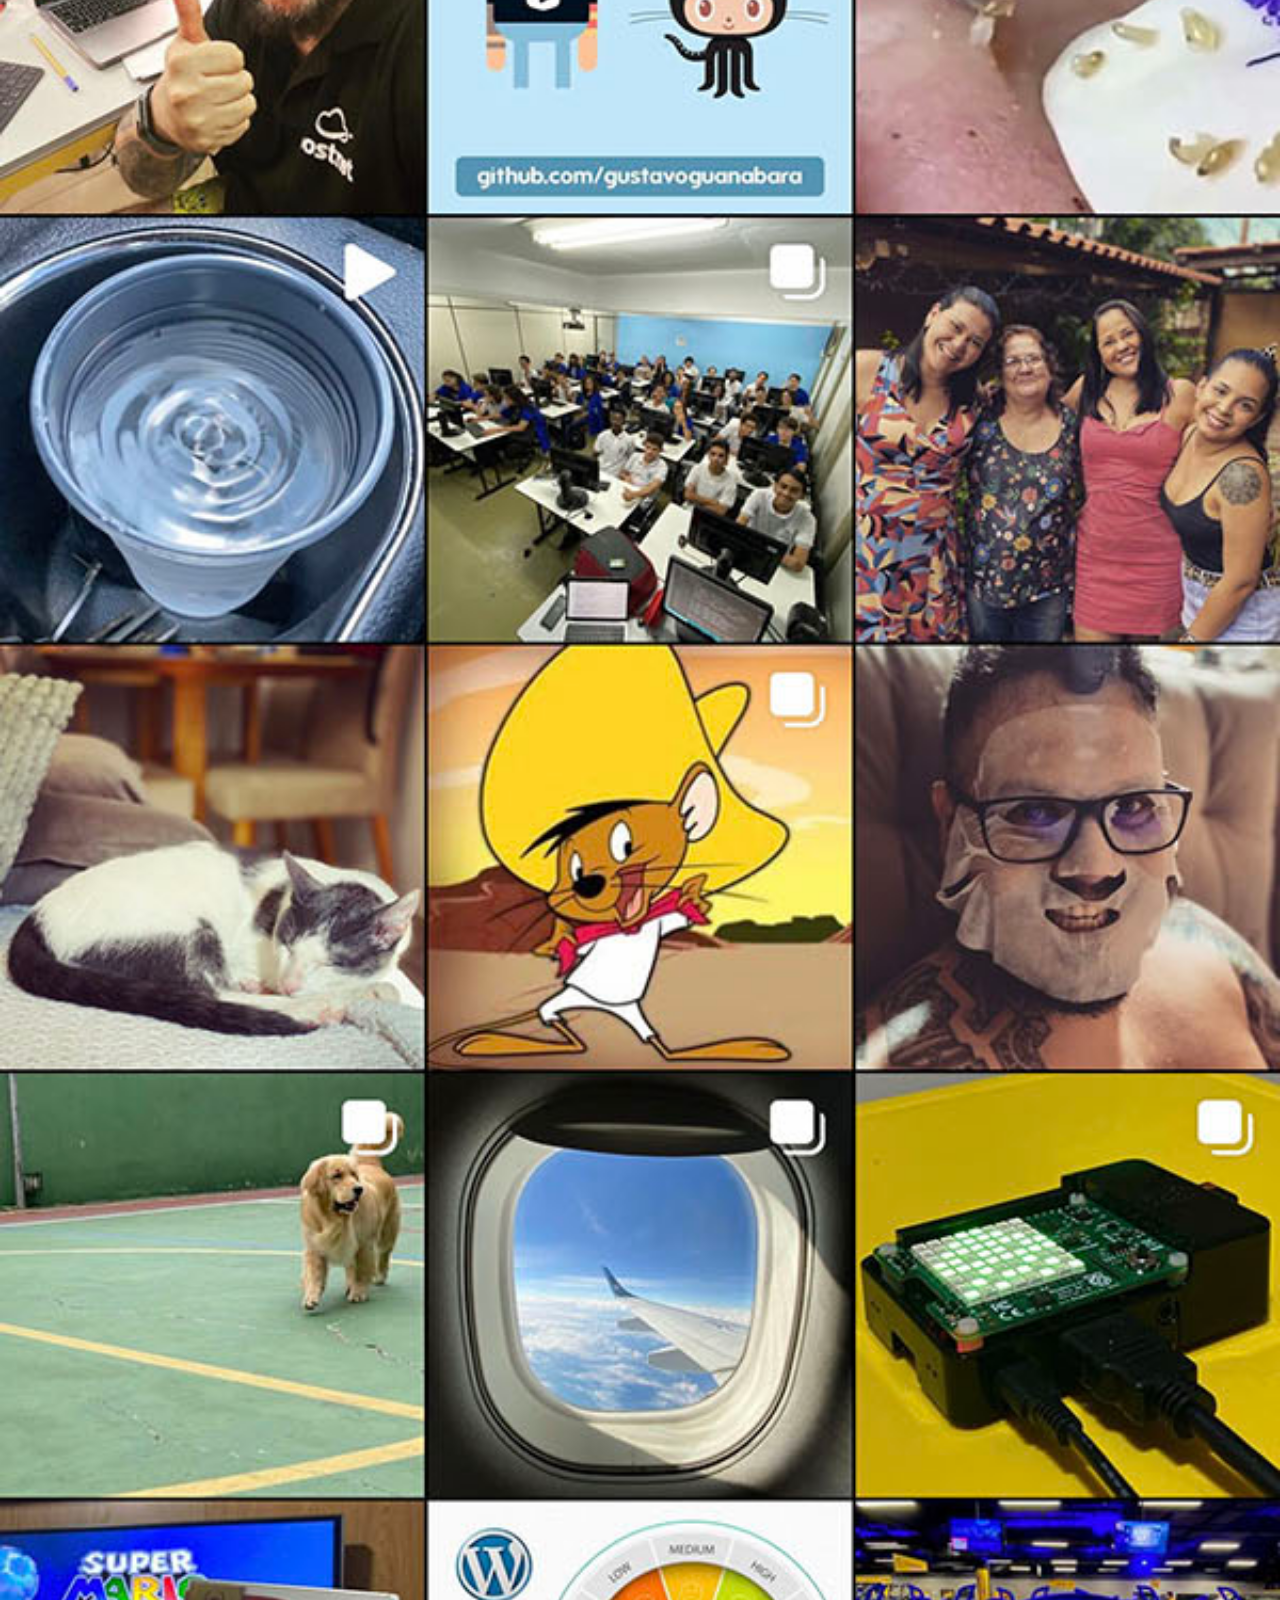
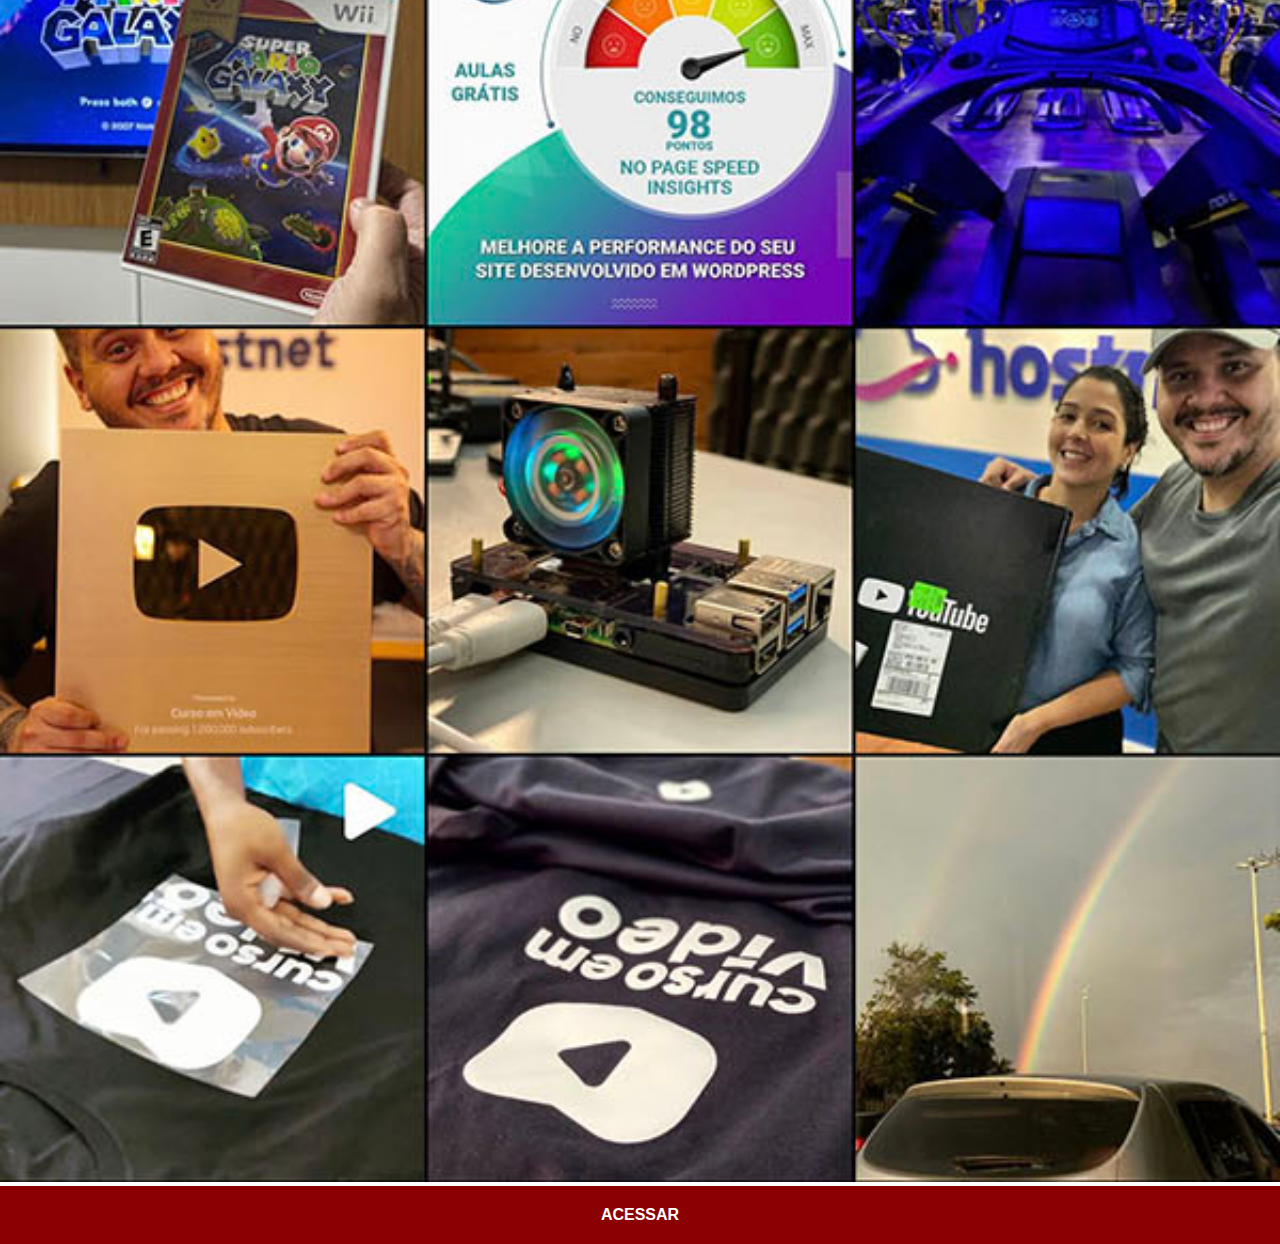
<file: instagram.html>
<!DOCTYPE html>
<html lang="pt-pt">
<head>
    <meta charset="UTF-8">
    <meta http-equiv="X-UA-Compatible" content="IE=edge">
    <meta name="viewport" content="width=device-width, initial-scale=1.0">
    <title>Instagram</title>
    <link rel="stylesheet" href="estilo/social.css">
</head>
<body>
    <img src="imagens/tela-instagram.jpg" alt="Instagram">
    <a href="https://www.instagram.com/cursoemvideo" target="_blank"> ACESSAR</a>
</body>
</html>
</file>
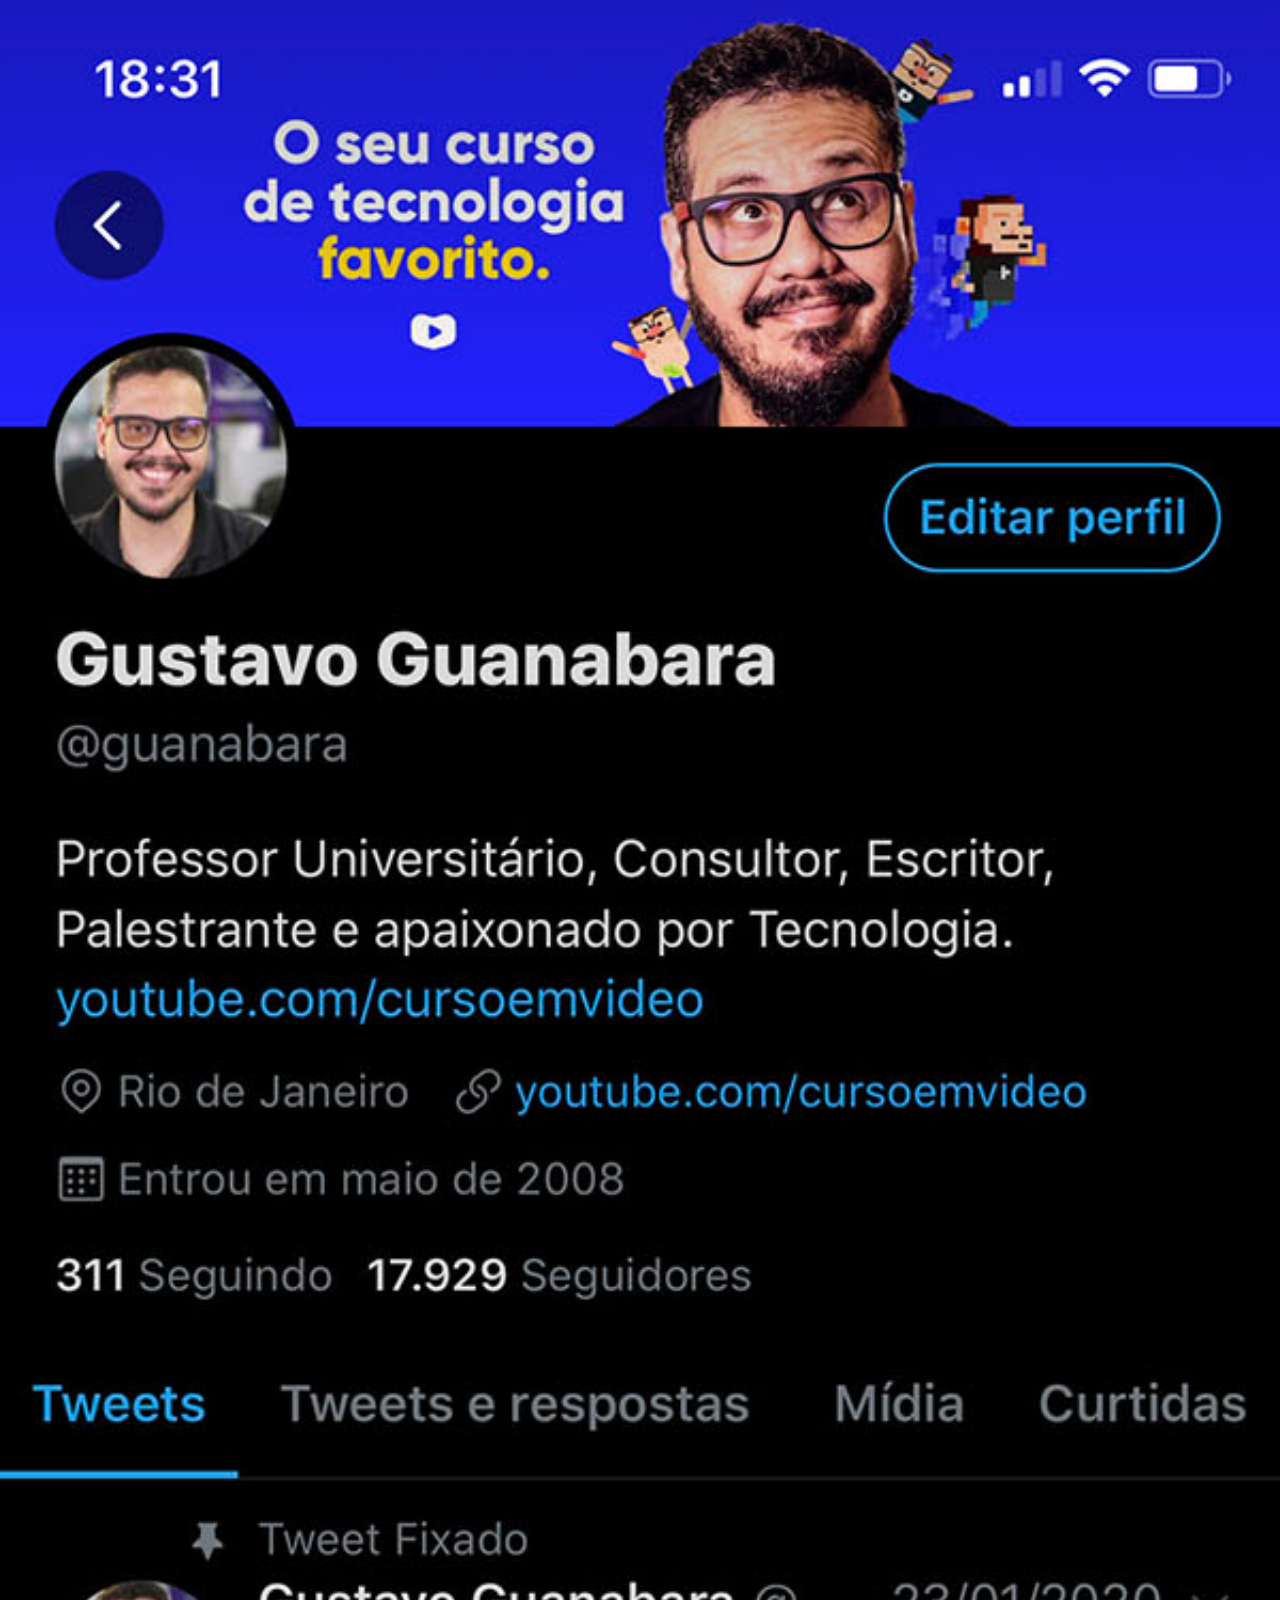
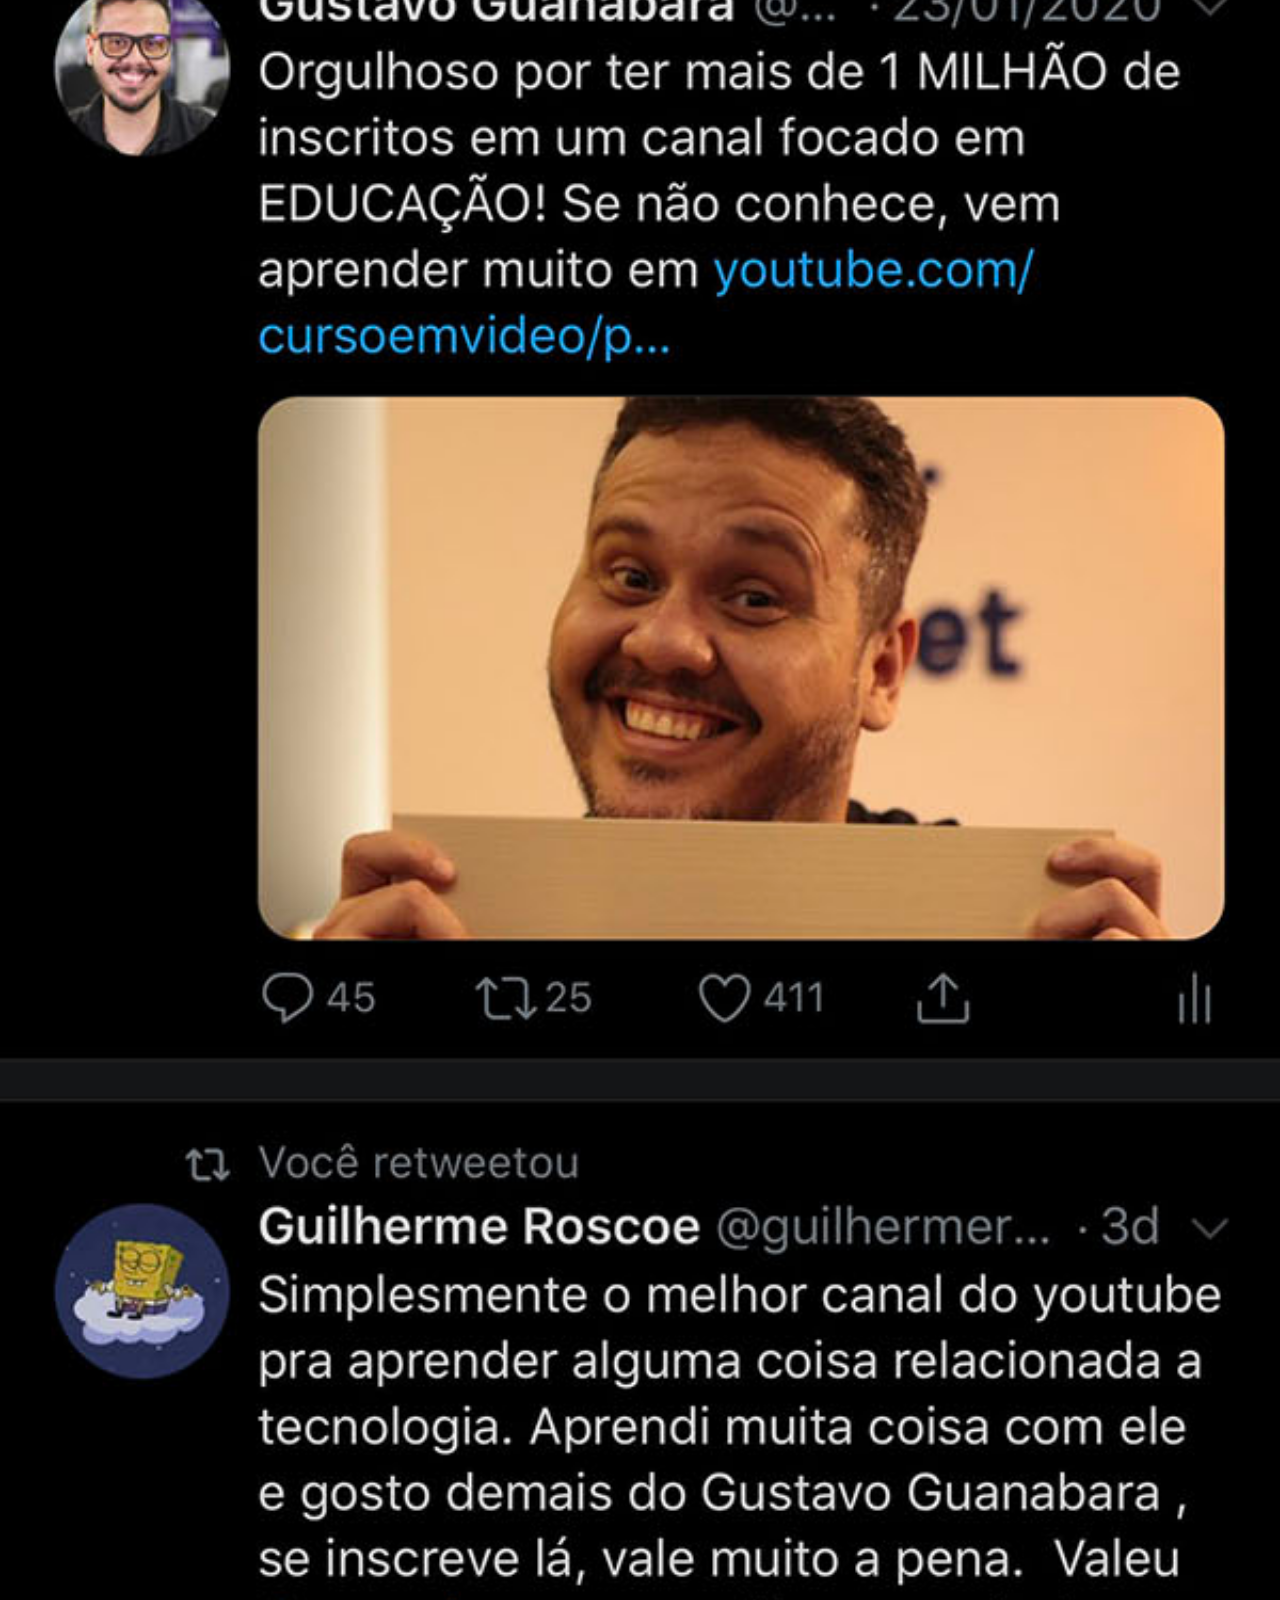
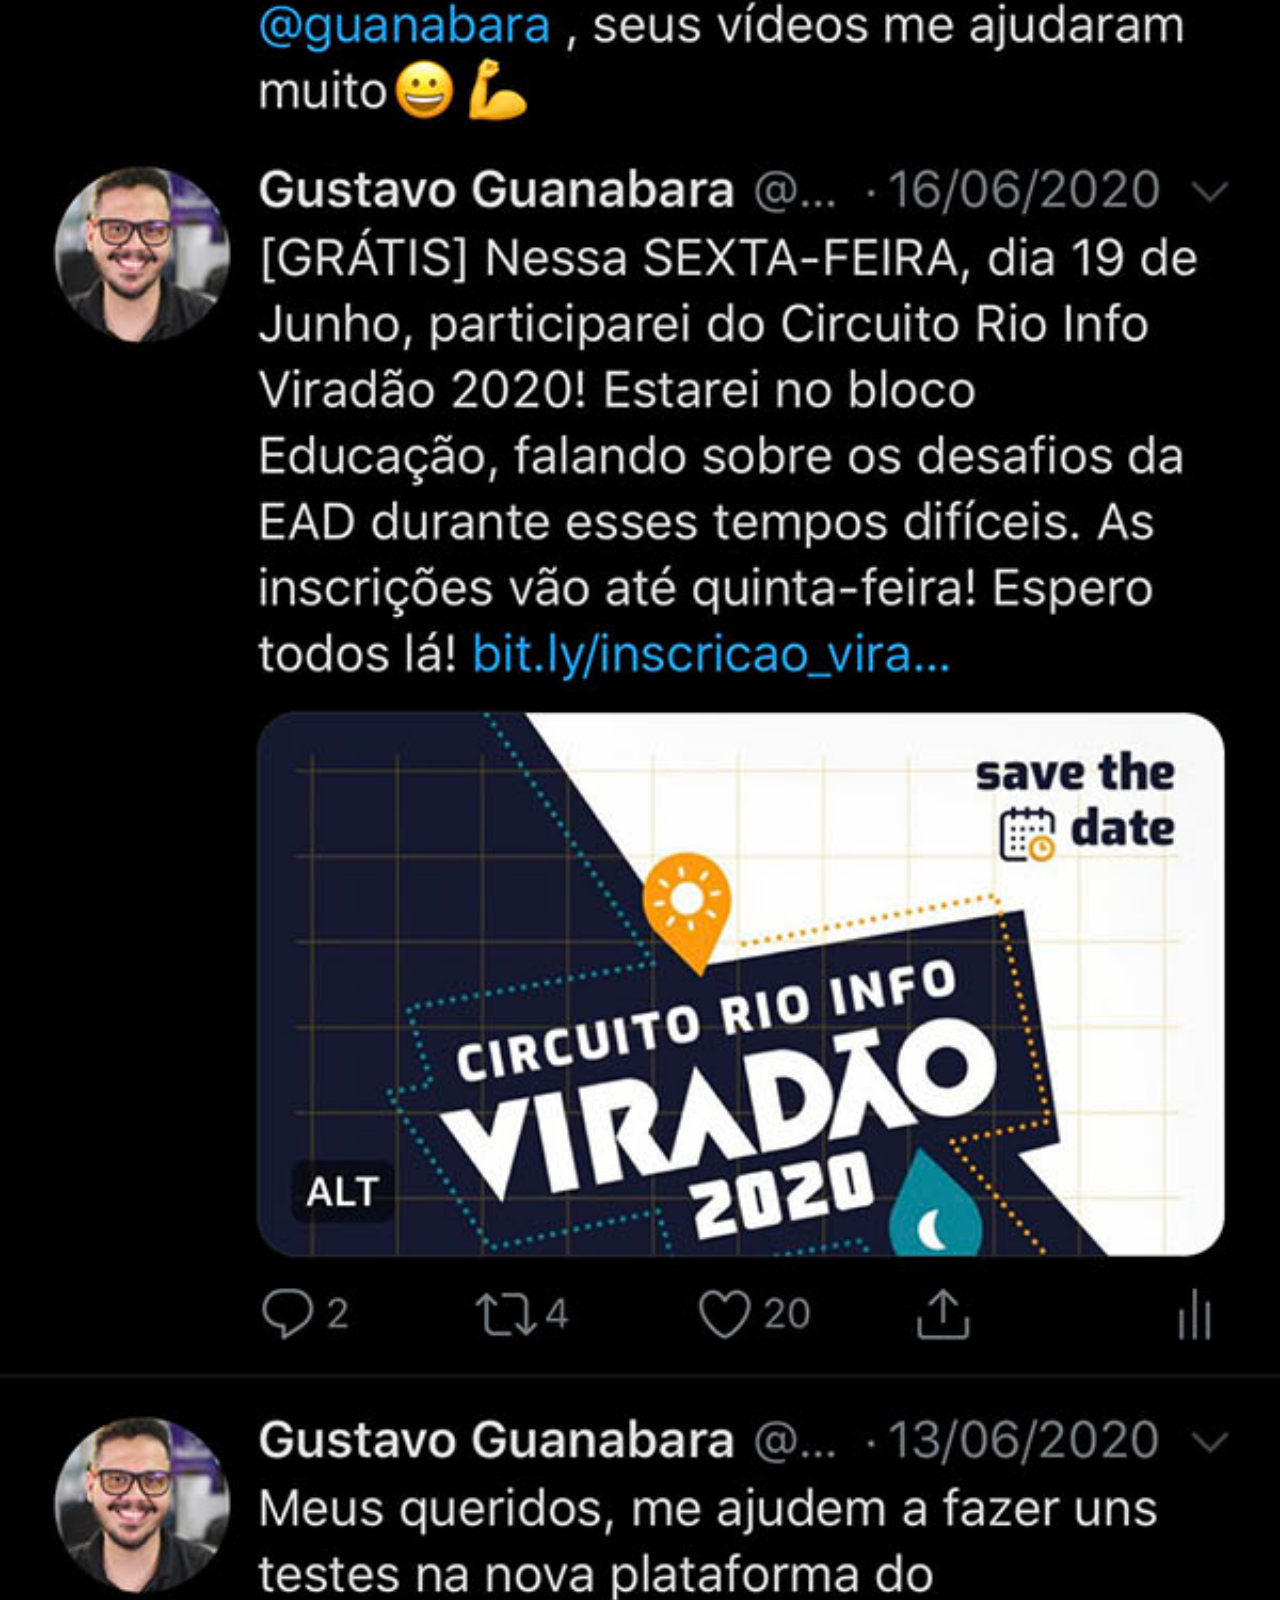
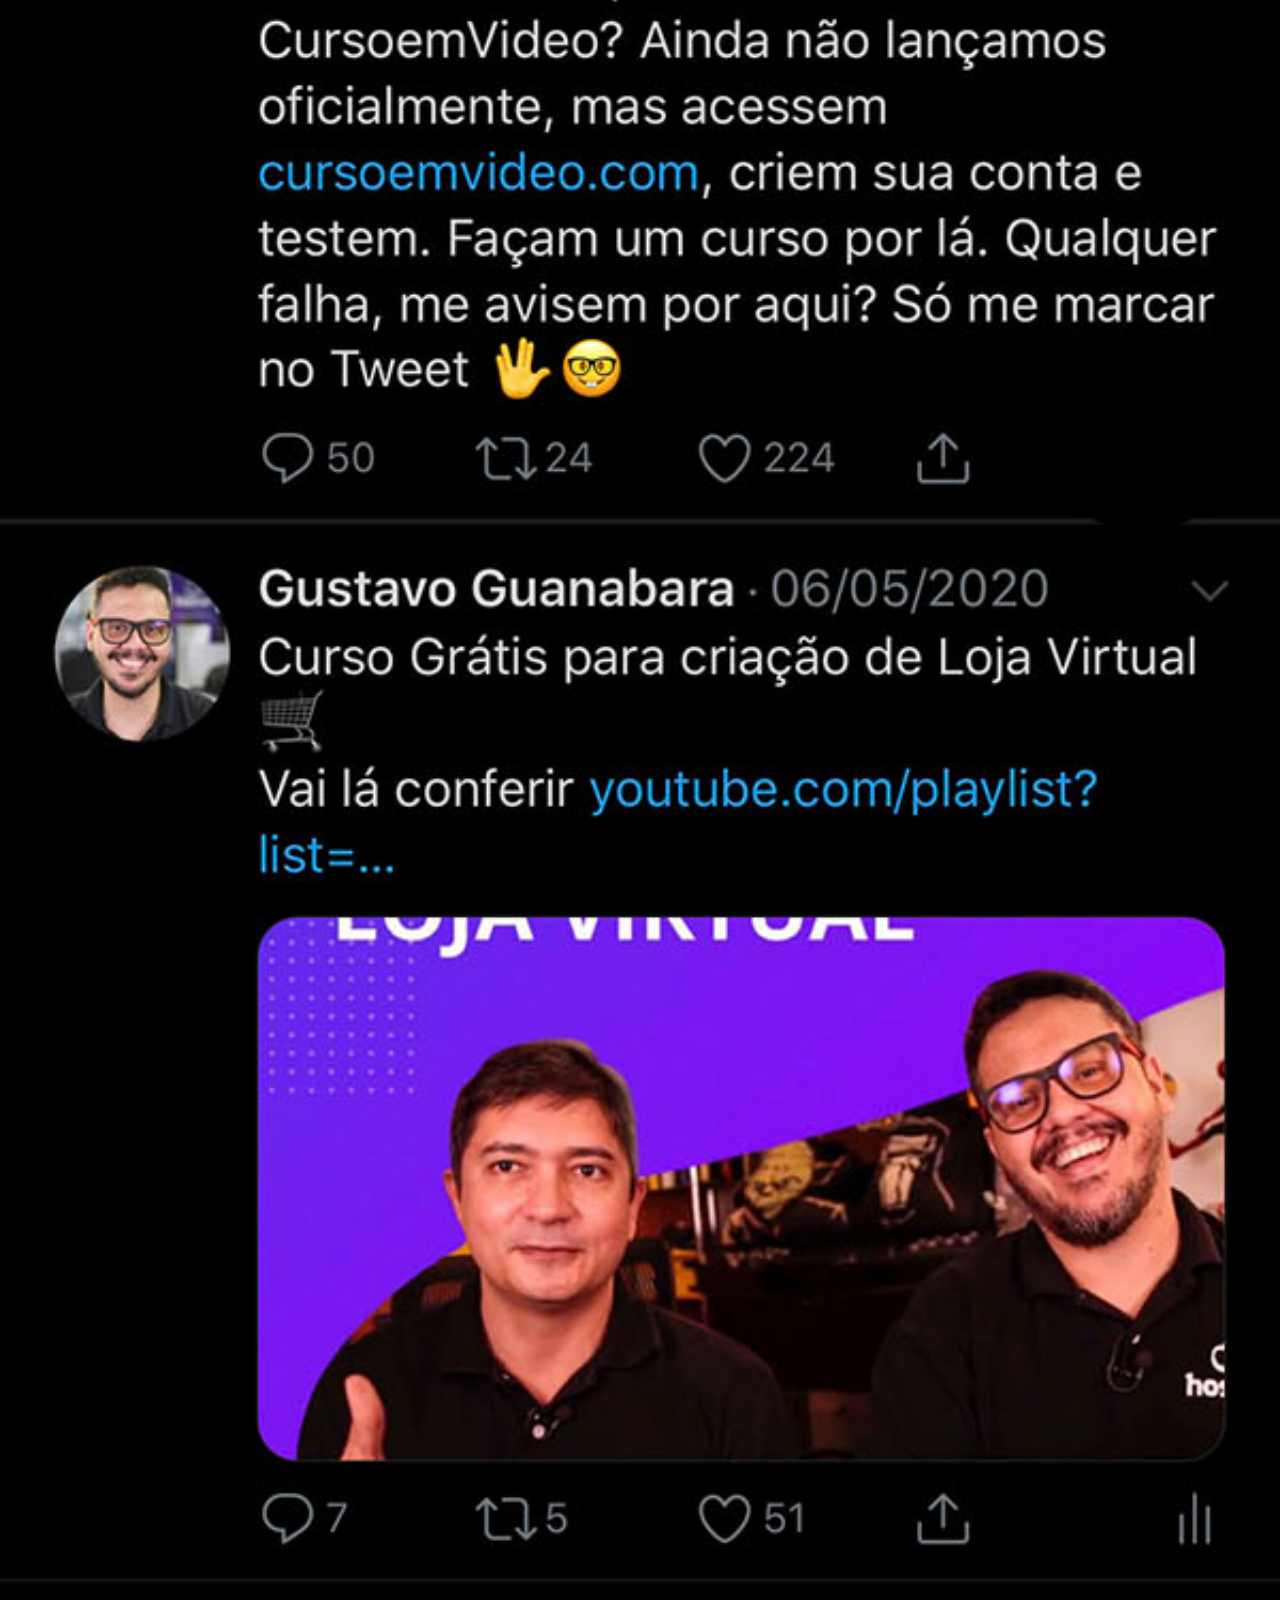
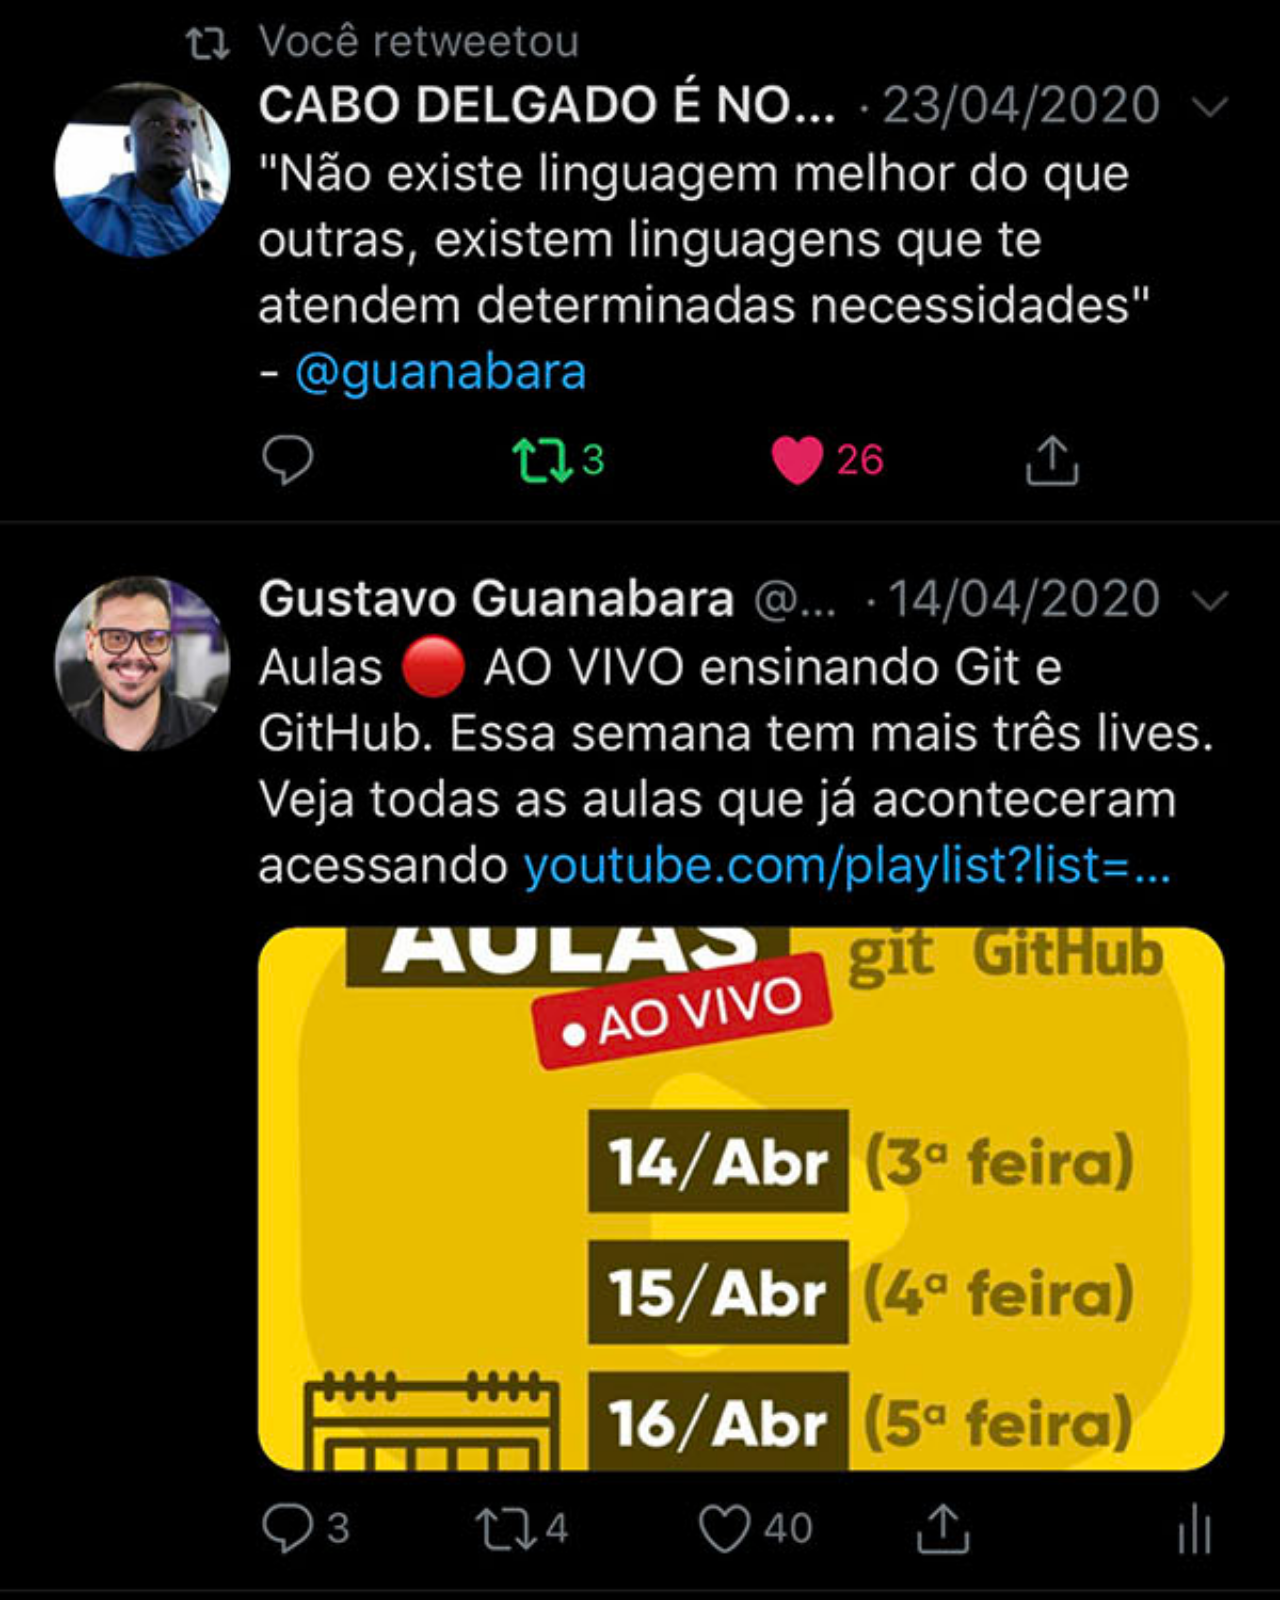
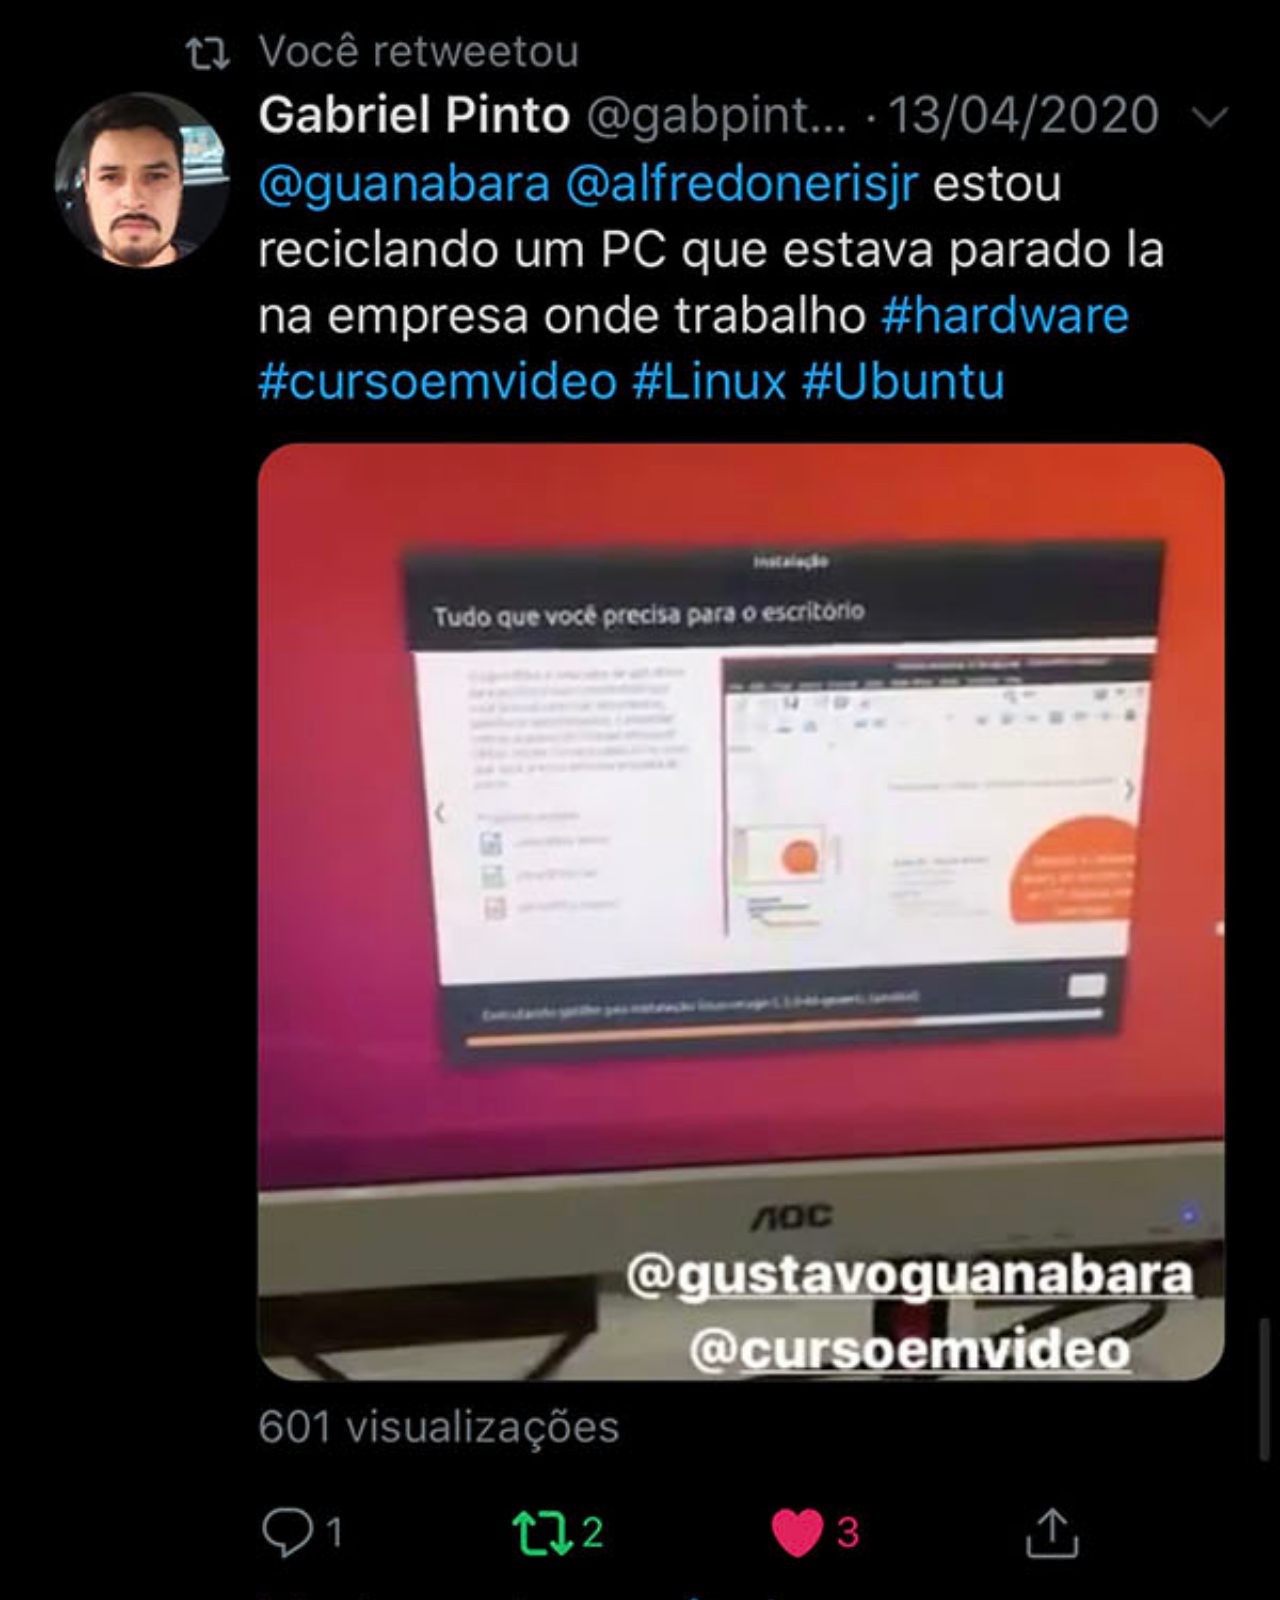
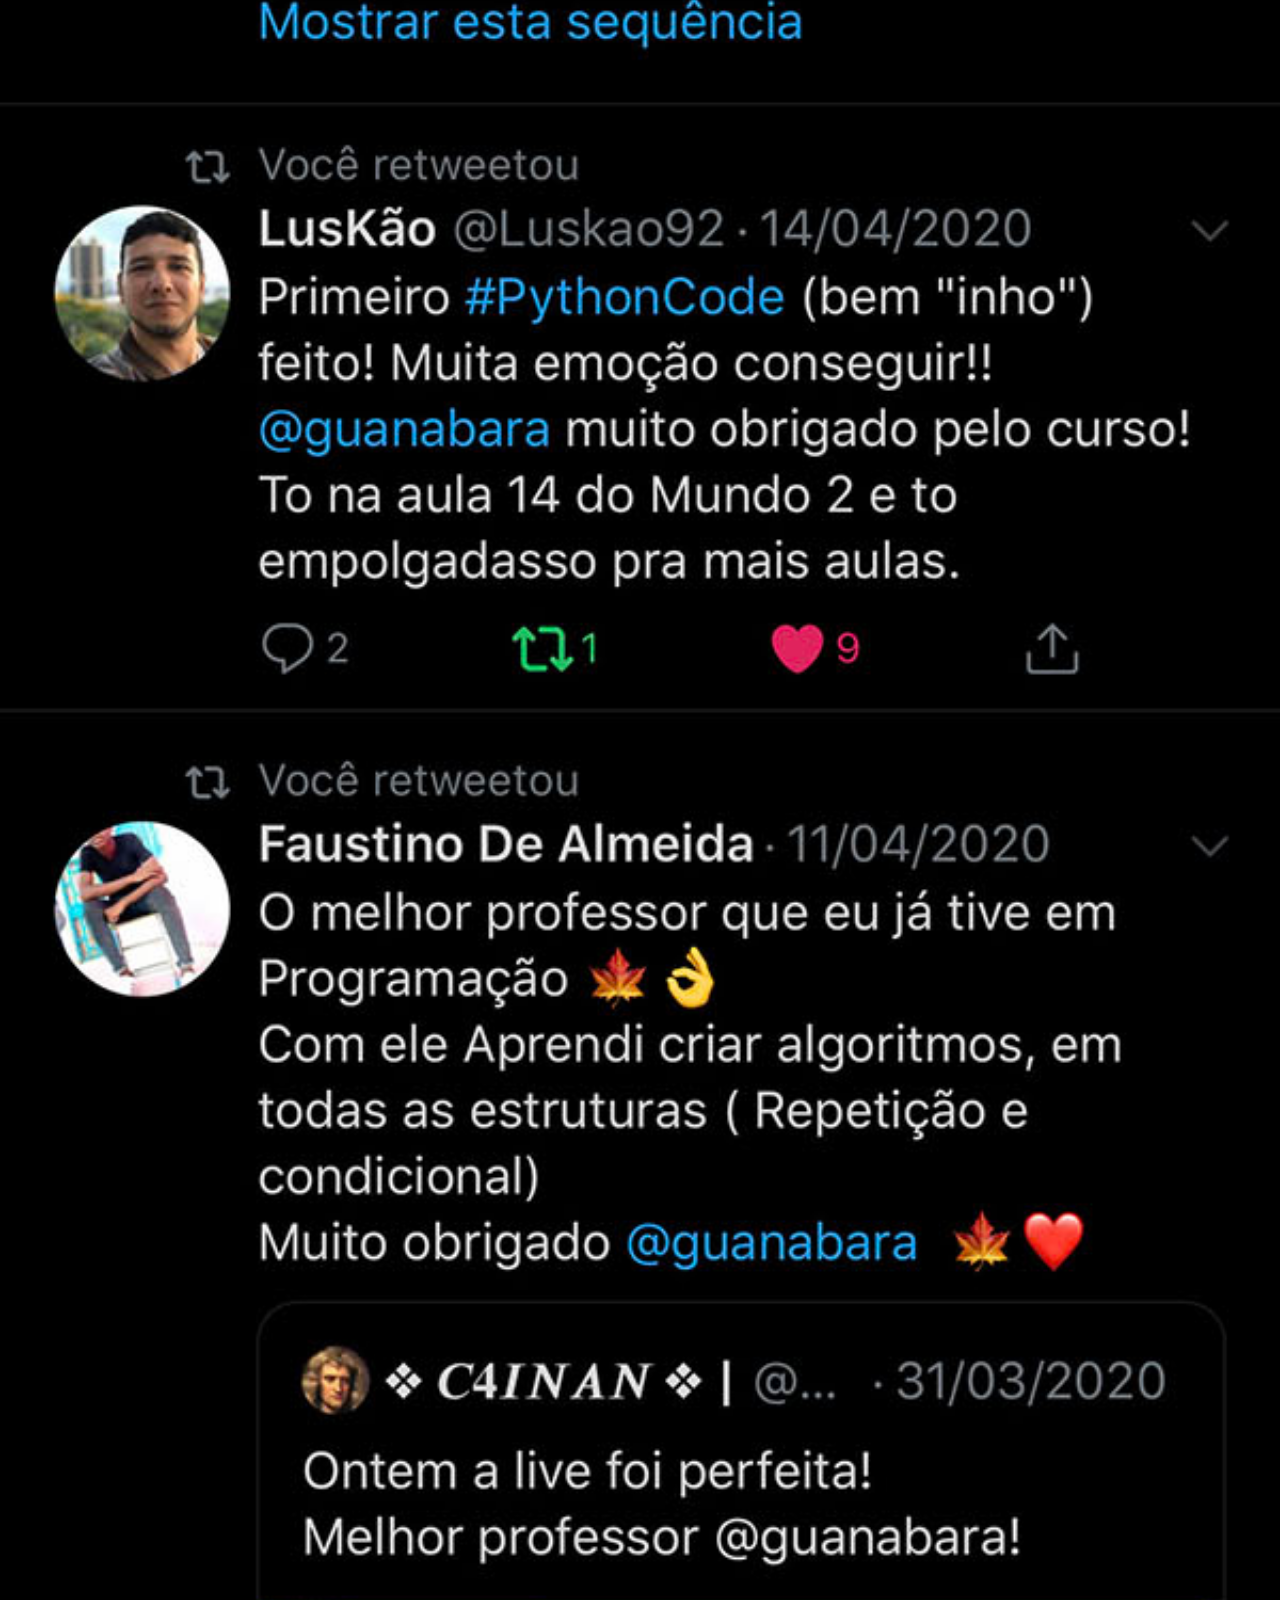
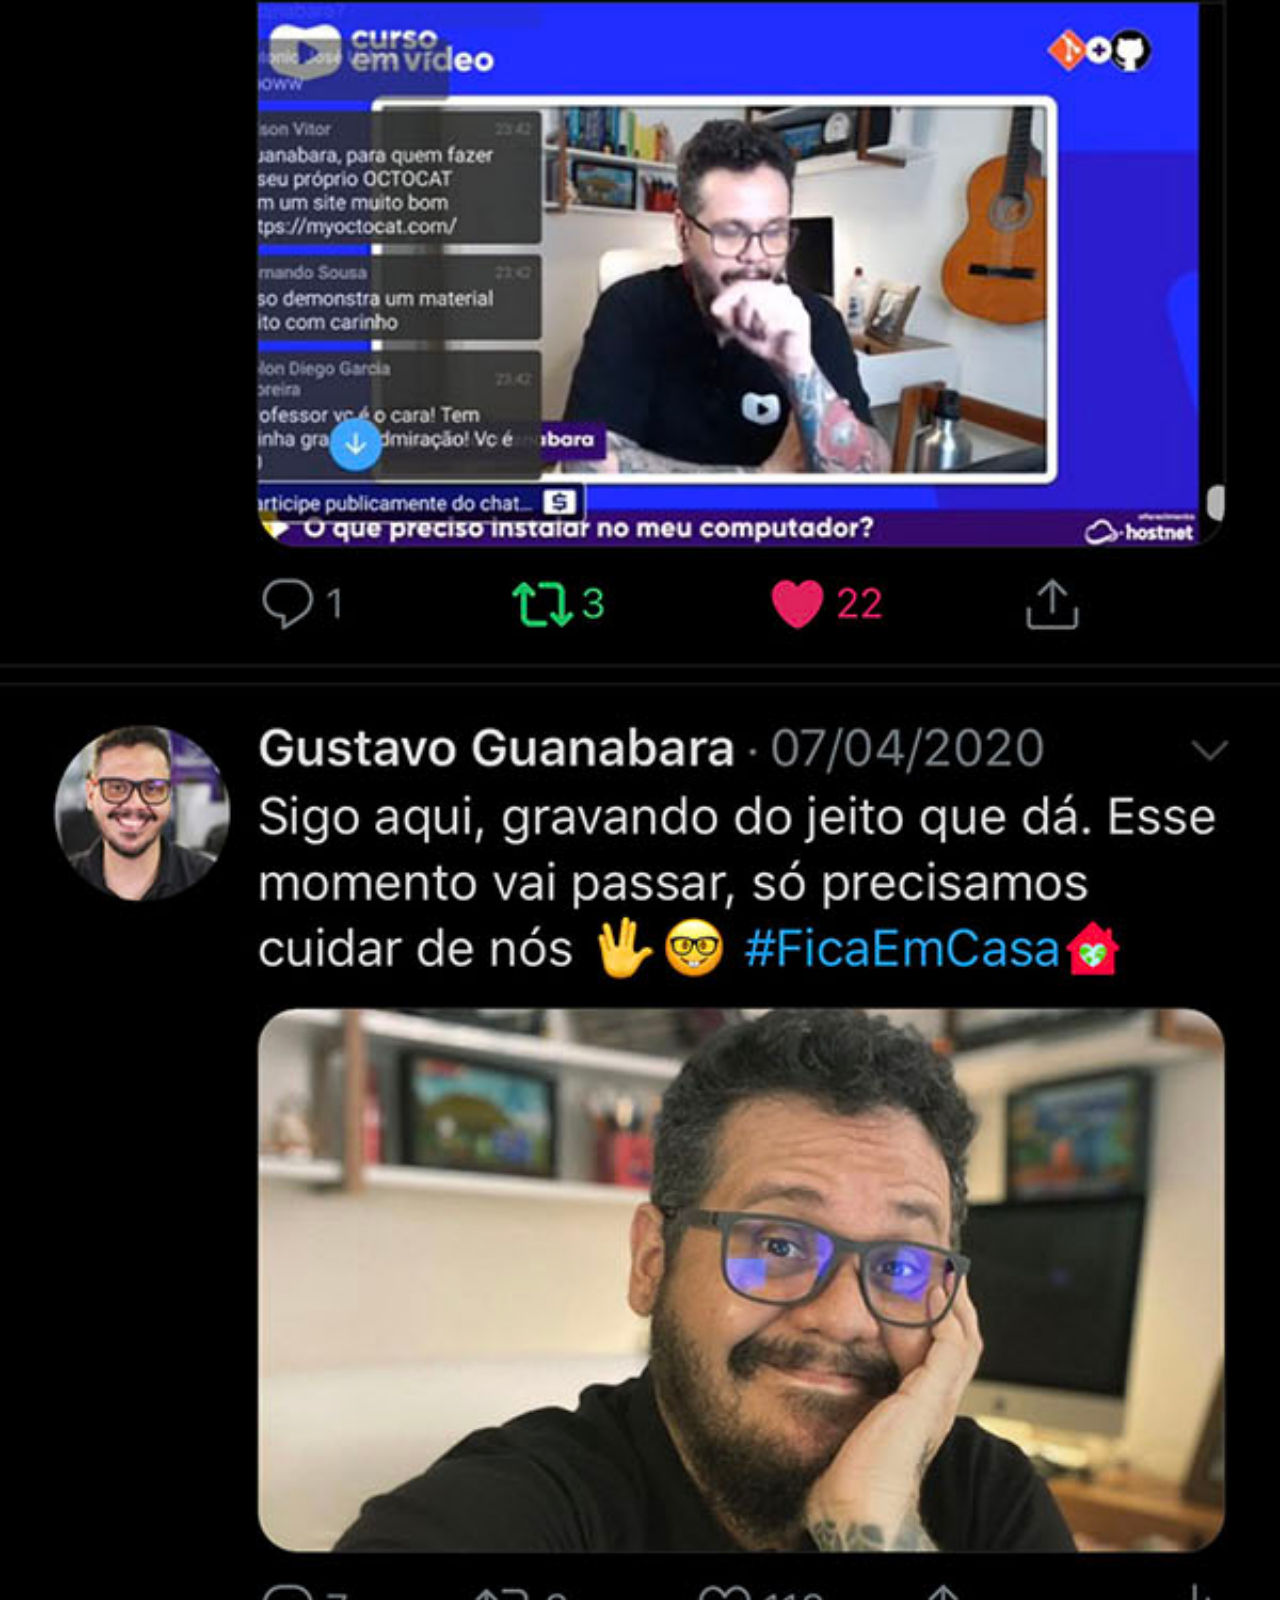
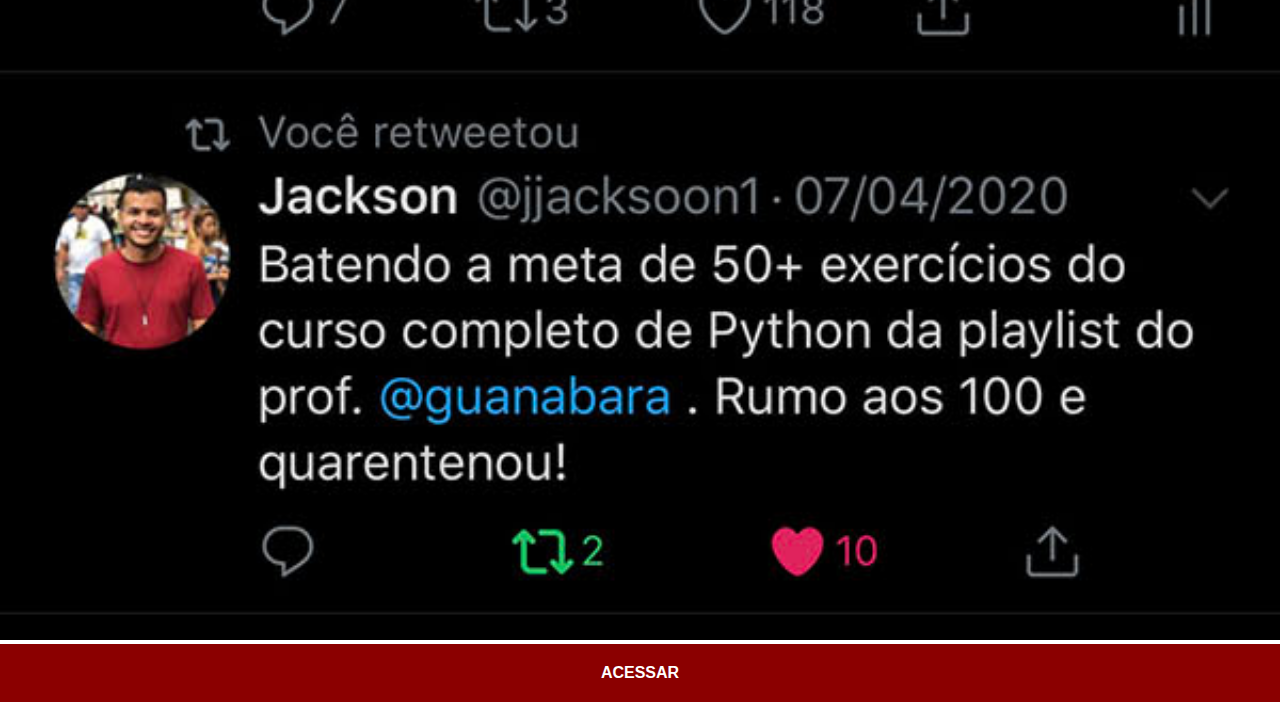
<file: twitter.html>
<!DOCTYPE html>
<html lang="pt-pt">
<head>
    <meta charset="UTF-8">
    <meta http-equiv="X-UA-Compatible" content="IE=edge">
    <meta name="viewport" content="width=device-width, initial-scale=1.0">
    <title>Twitter</title>
    <link rel="stylesheet" href="estilo/social.css">
</head>
<body>
    <img src="imagens/tela-twitter.jpg" alt="Twitter">
    <a href="https://www.twitter.com/cursoemvideo" target="_blank"> ACESSAR</a>
</body>
</html>
</file>
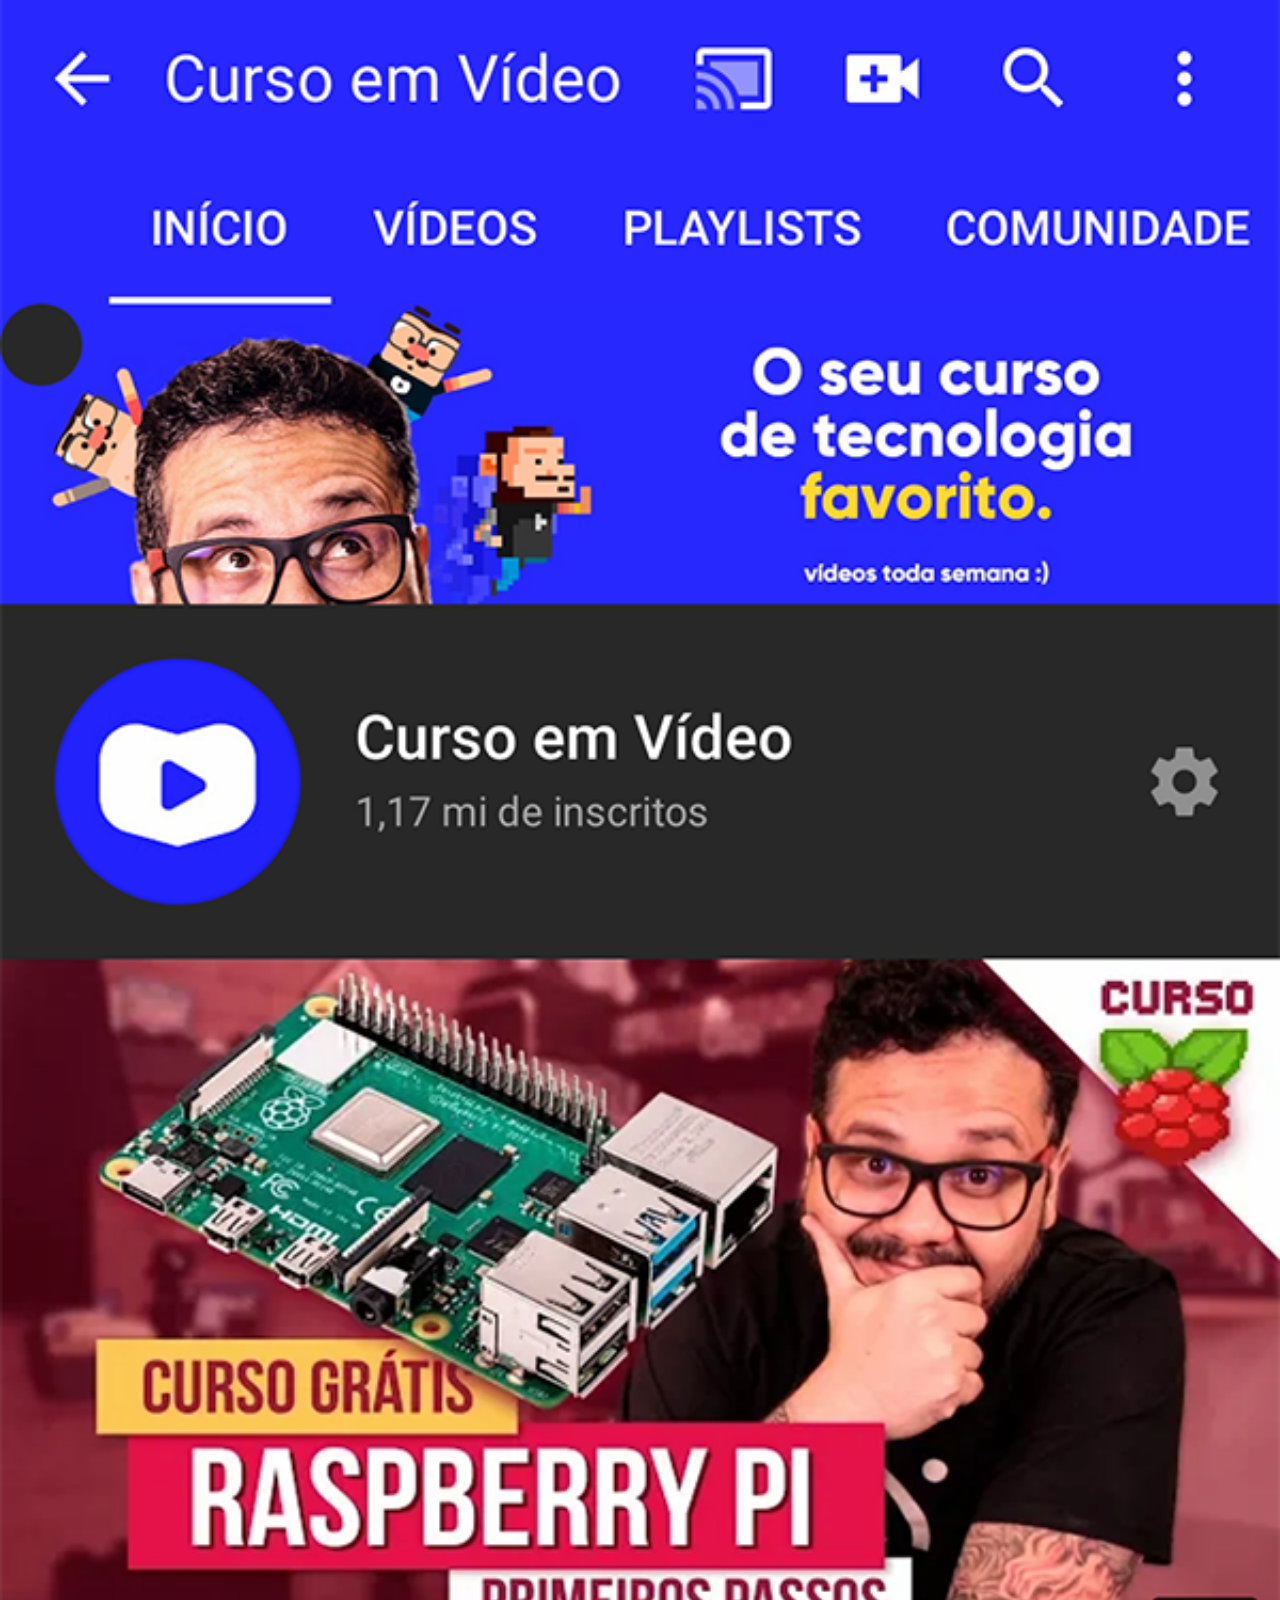
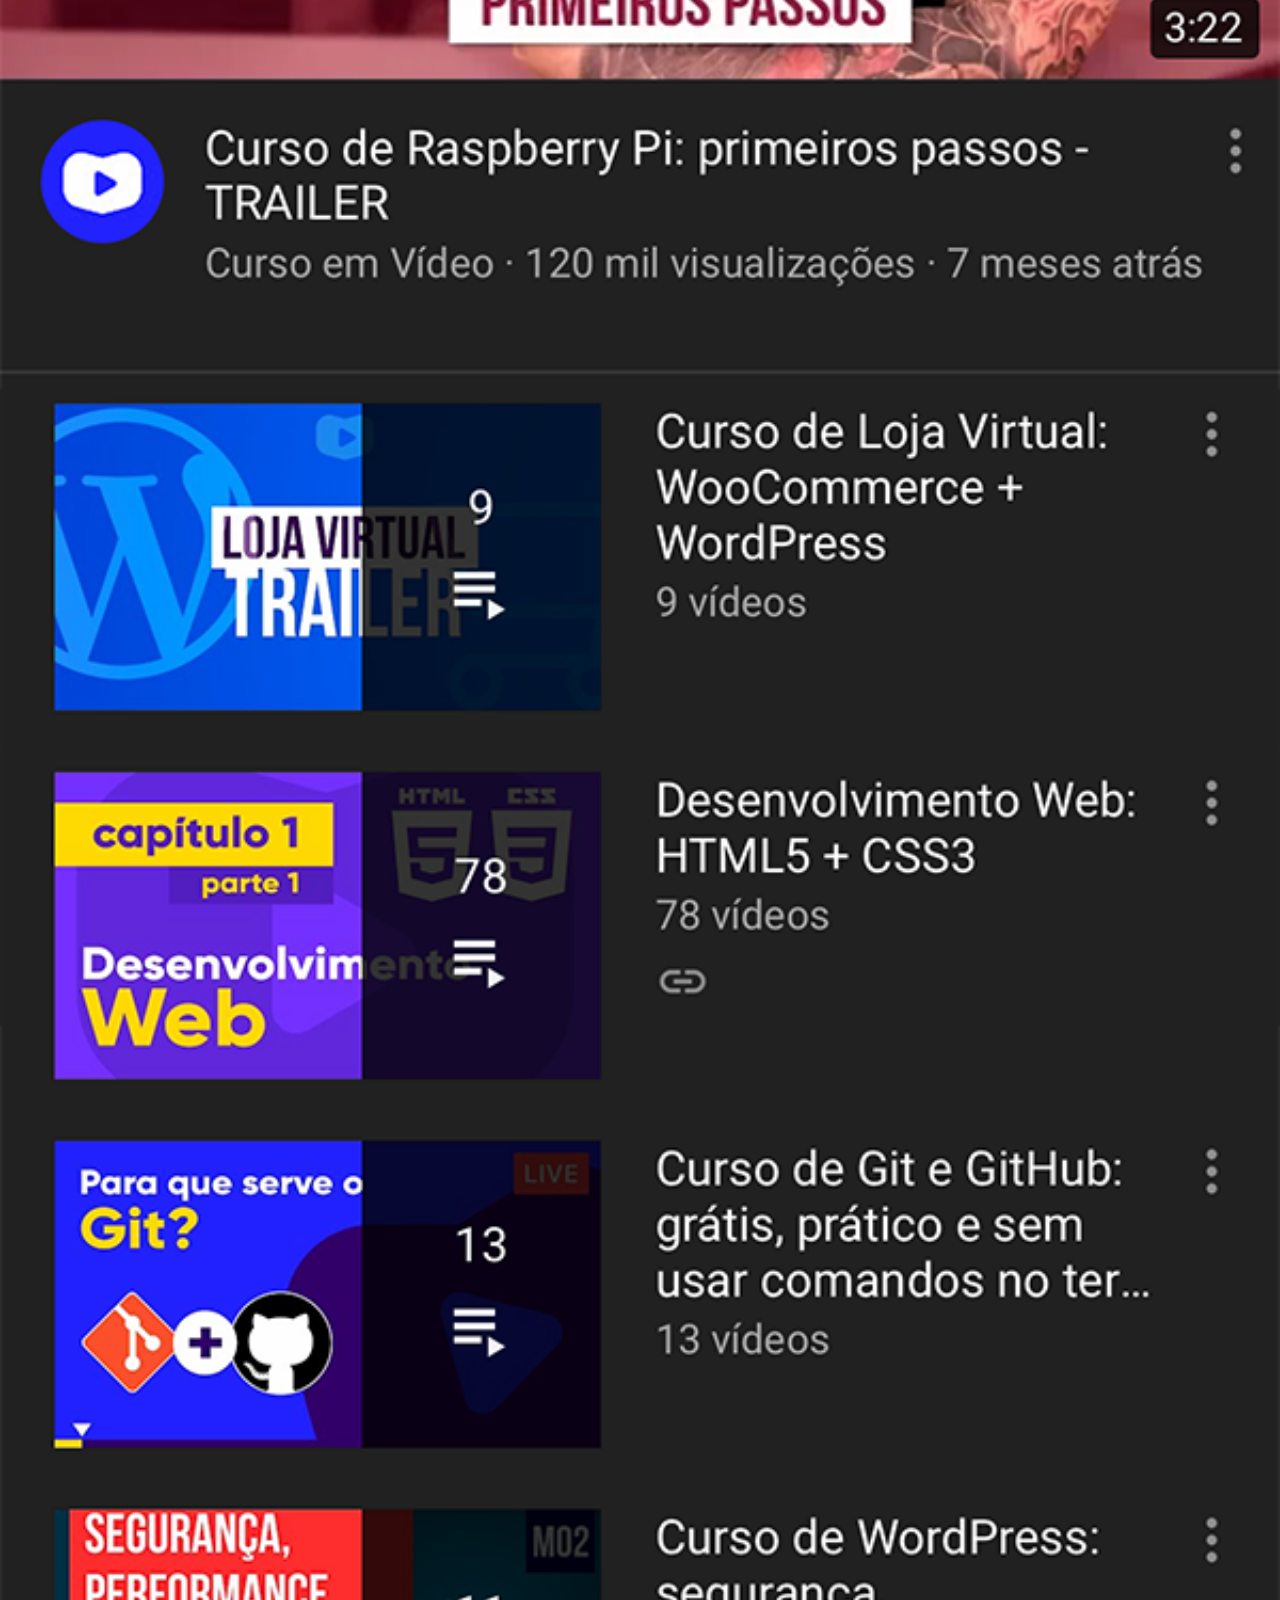
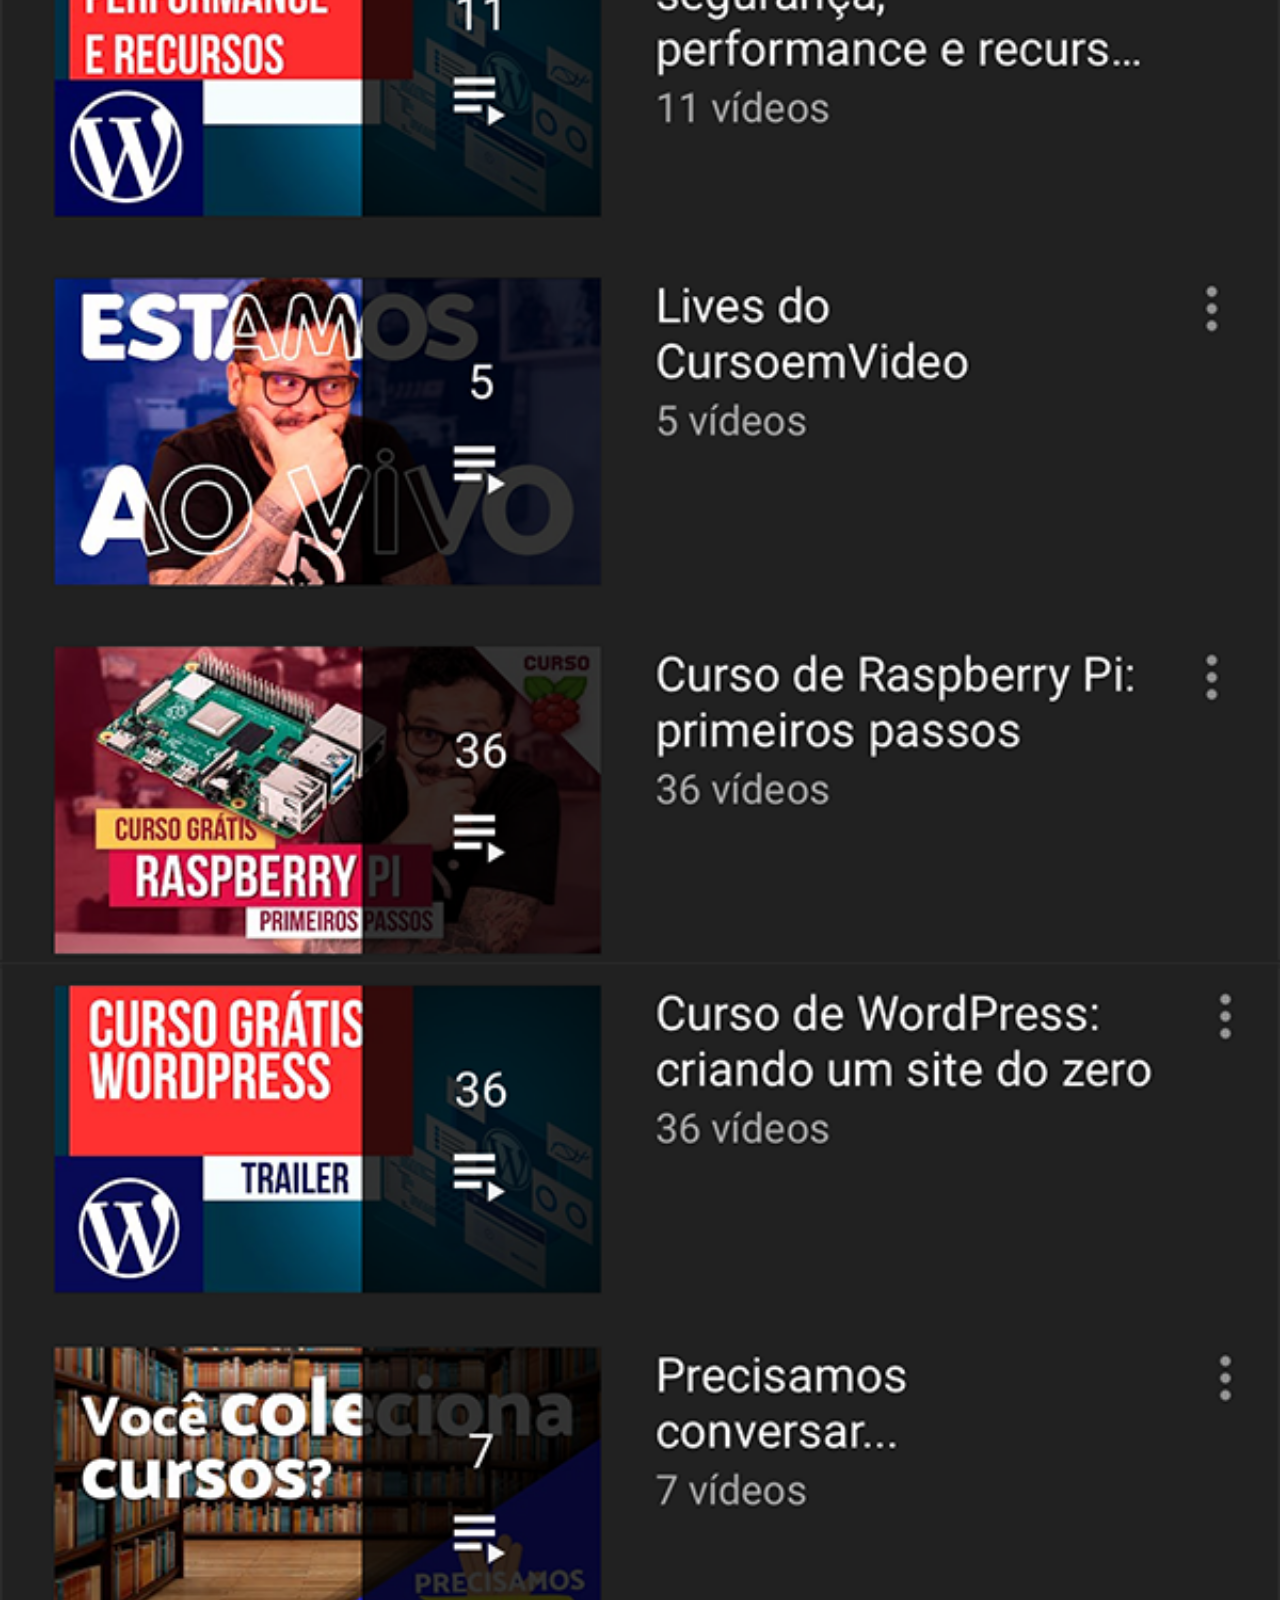
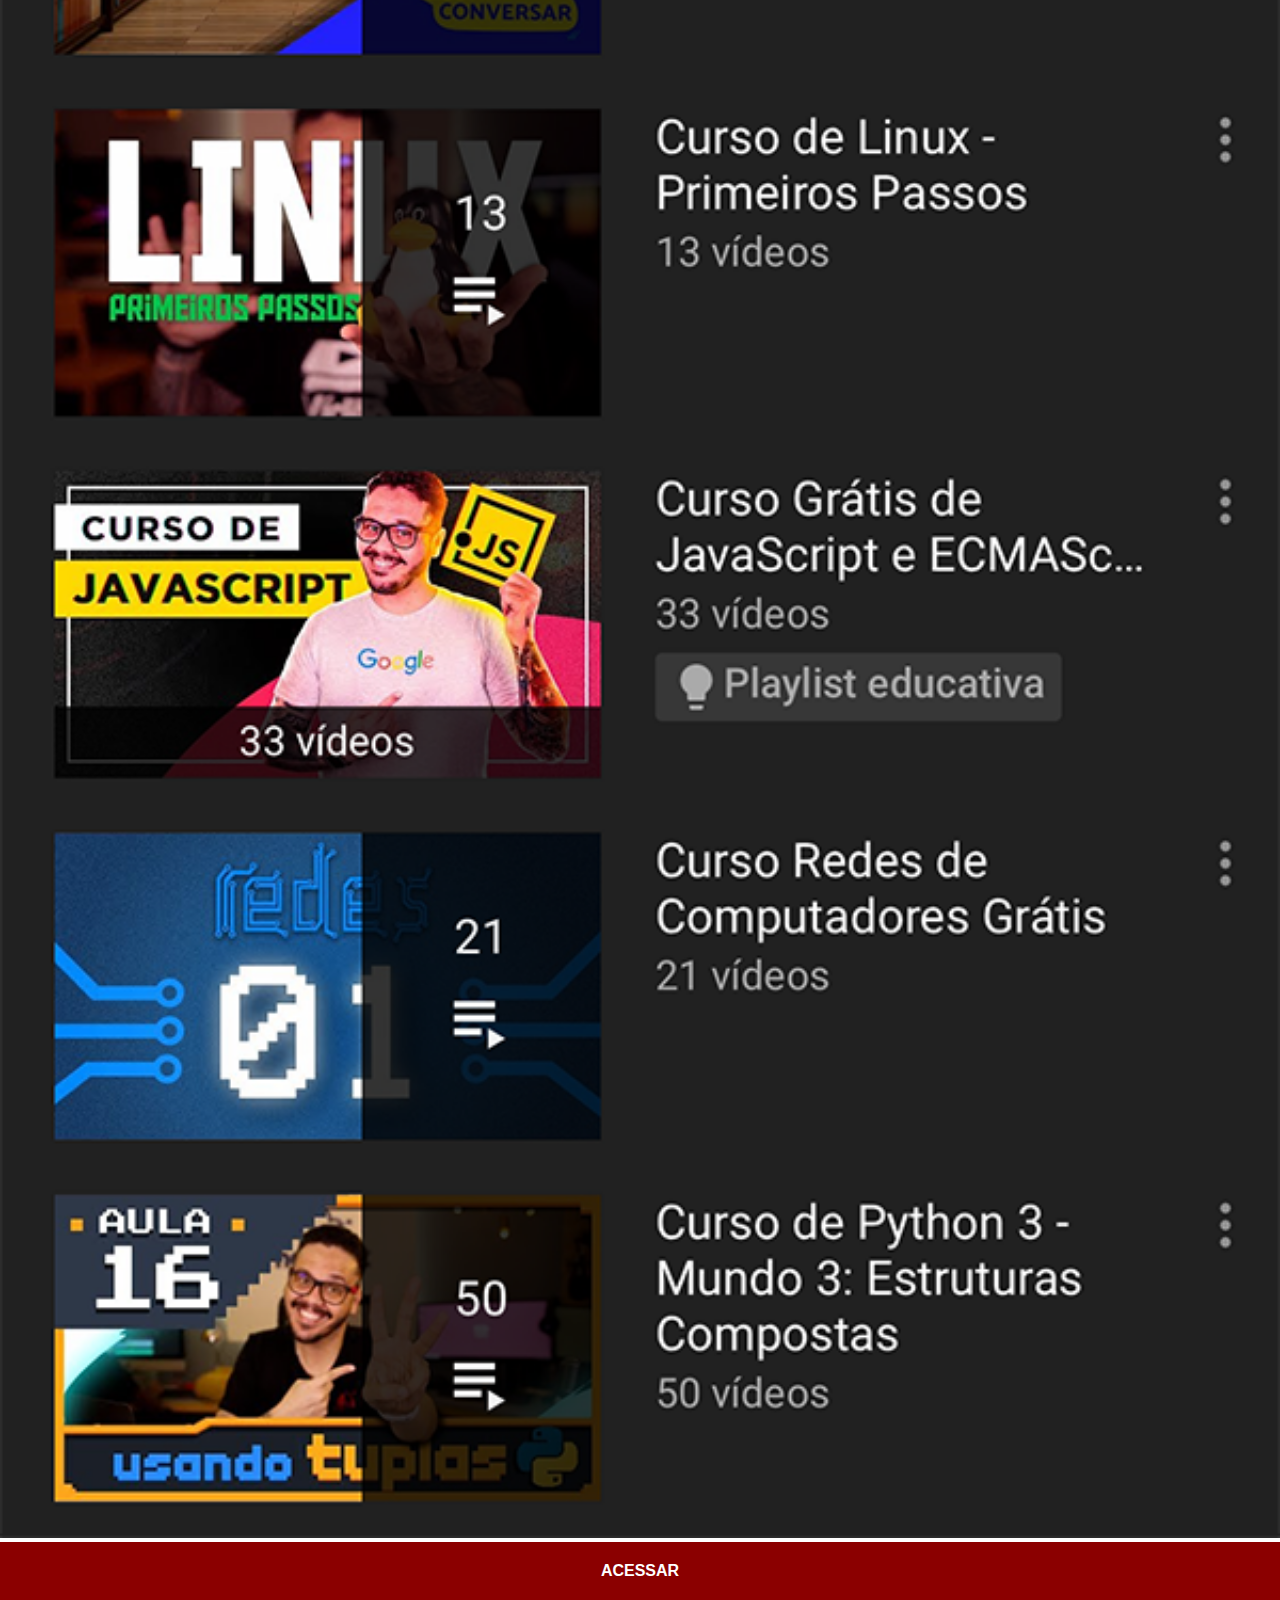
<file: youtube.html>
<!DOCTYPE html>
<html lang="pt-pt">
<head>
    <meta charset="UTF-8">
    <meta http-equiv="X-UA-Compatible" content="IE=edge">
    <meta name="viewport" content="width=device-width, initial-scale=1.0">
    <title>youtube</title>
    <link rel="stylesheet" href="estilo/social.css">
</head>
<body>
    <img src="imagens/tela-youtube.png" alt="Youtube">
    <a href="https://www.youtube.com/cursoemvideo" target="_blank"> ACESSAR</a>
</body>
</html>
</file>
<file: estilo/style.css>
@charset "UTF-8";

*{
    margin: 0px;
    padding: 0px;
    font-family: Arial, Helvetica, sans-serif;
}

html{
    height: 100vh;
    width: 100vw;
    background-color: black;
}

body{
    background: url(../imagens/fundo-madeira.jpg) no-repeat top center;
    background-size: cover;
    background-attachment: fixed;
}

main{
    height: 100vh;
    position: relative;
}

section#telefone{
    position: absolute;
    top: 50%;
    left: 50%;
    transform: translate(-50%, -50%);
    height: 627px;
    width: 311px;
    background: url('../imagens/frame-iphone.png') no-repeat;   
}

iframe#tela{
    height: 473px;
    width: 268px;
    position: relative;
    top: 80px;
    left: 22px;
}

section#redessociais{
    text-align: right;
}

section#redessociais > a > img{
    border-radius: 50%;
    width: 50px;
    margin: 20px 20px 10px 0px;
    box-shadow: 2px 2px 5px rgba(0, 0, 0, 0.387);
    box-sizing: border-box;
}

section#redessociais img:hover{
    border: 2px solid rgba(255, 255, 255, 0.656);
    transform: translate(-3px, -3px);
    box-shadow: 5px 5px 10px rgba(0, 0, 0, 0.618);
    transition: transform 0.2s, border 0.5s;
}
</file>
<file: estilo/social.css>
@charset "UF-8";

*{
    margin: 0px;
    padding: 0px;
    font-family: Arial, Helvetica, sans-serif;
}

img{
    width: 100vw;
}

a {
    display: block;
    background-color: darkred;
    color: white;
    padding: 20px;
    text-align: center;
    font-weight: bolder;
    text-decoration: none;
}

a:hover{
    background-color: red;
}
</file>
